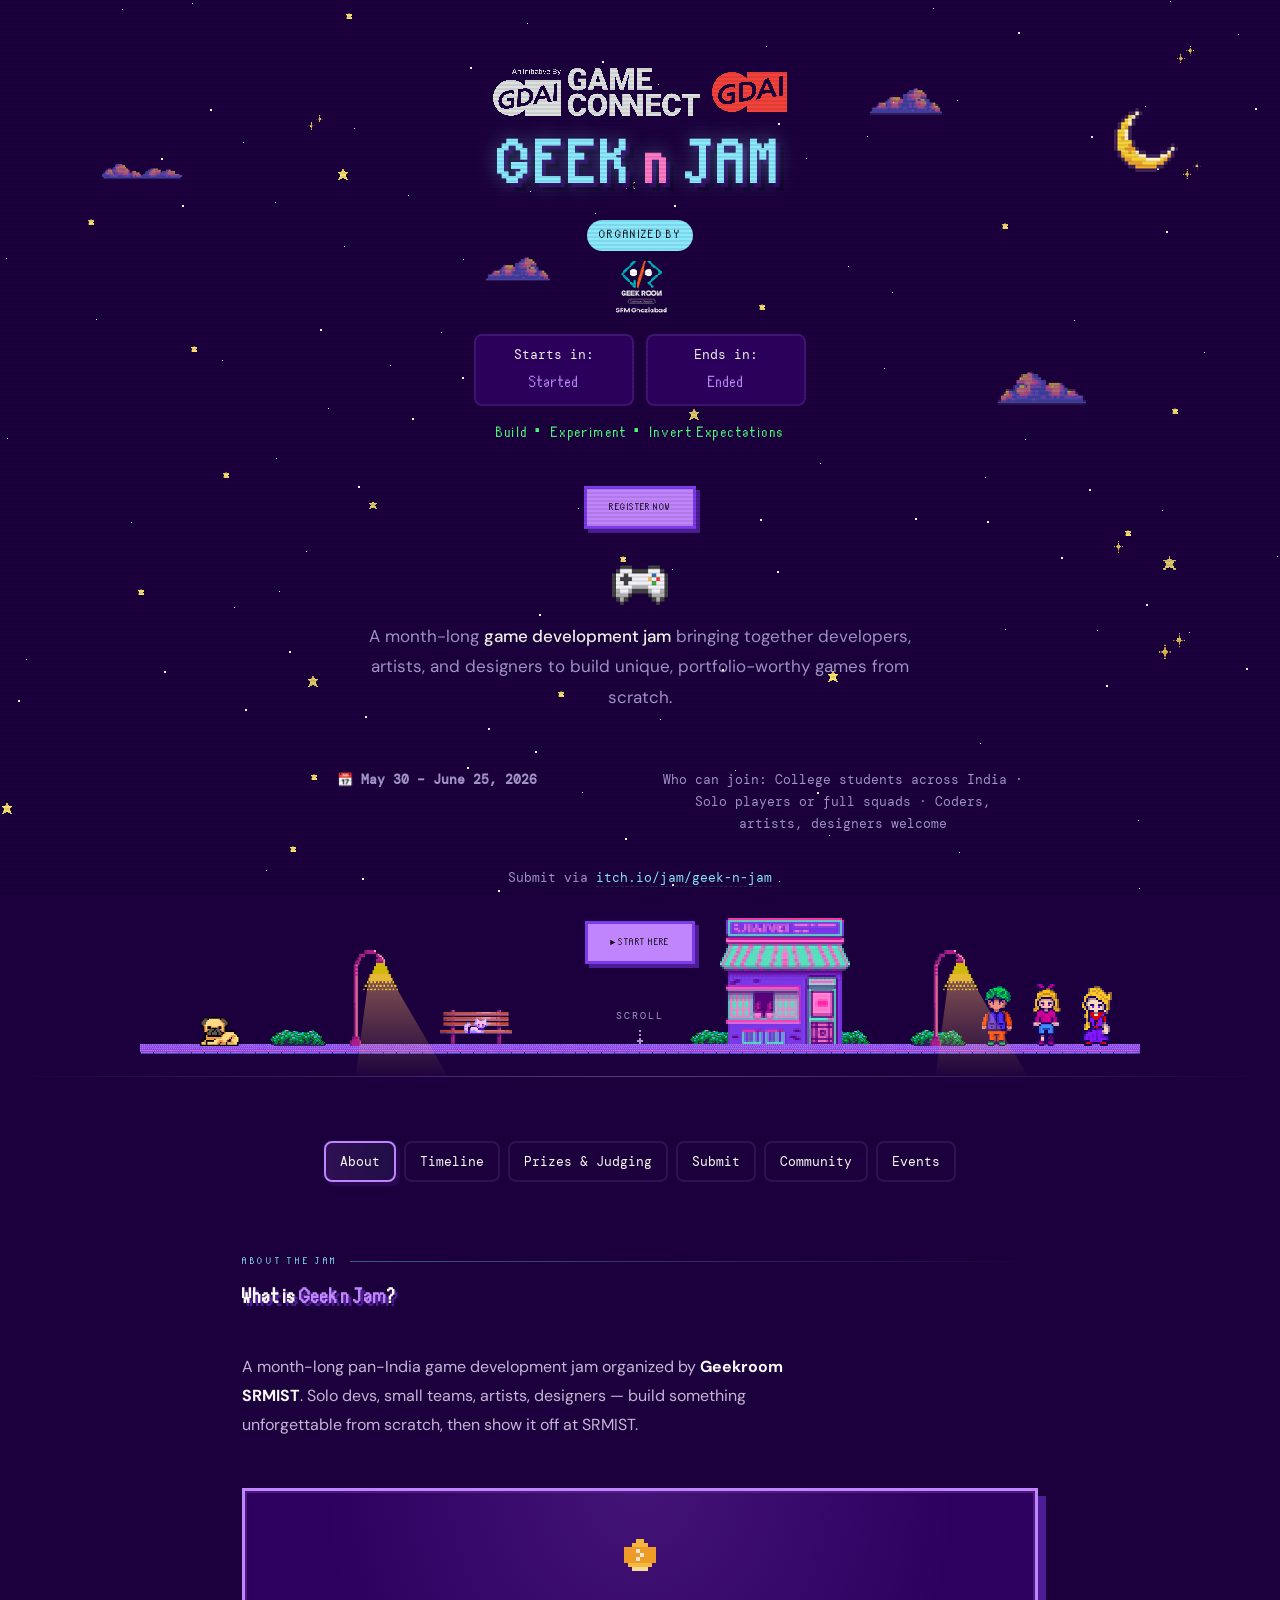
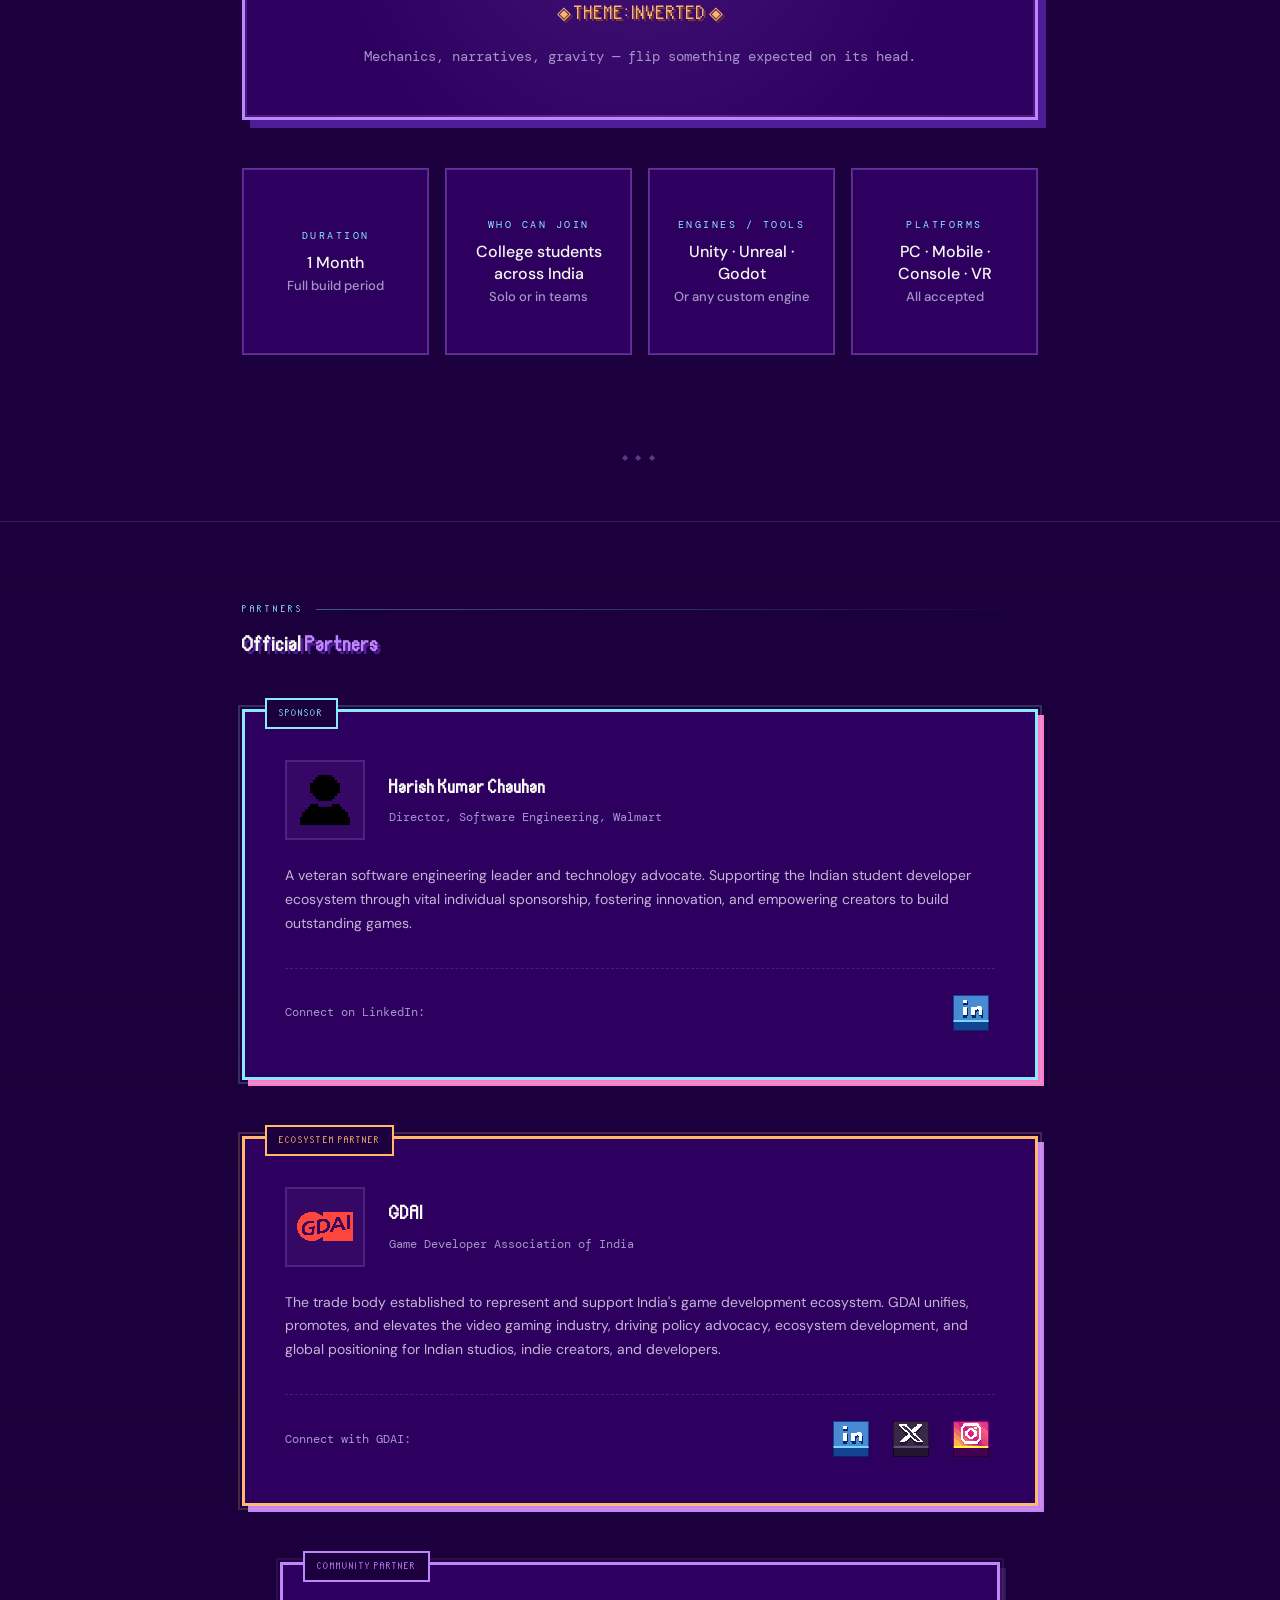
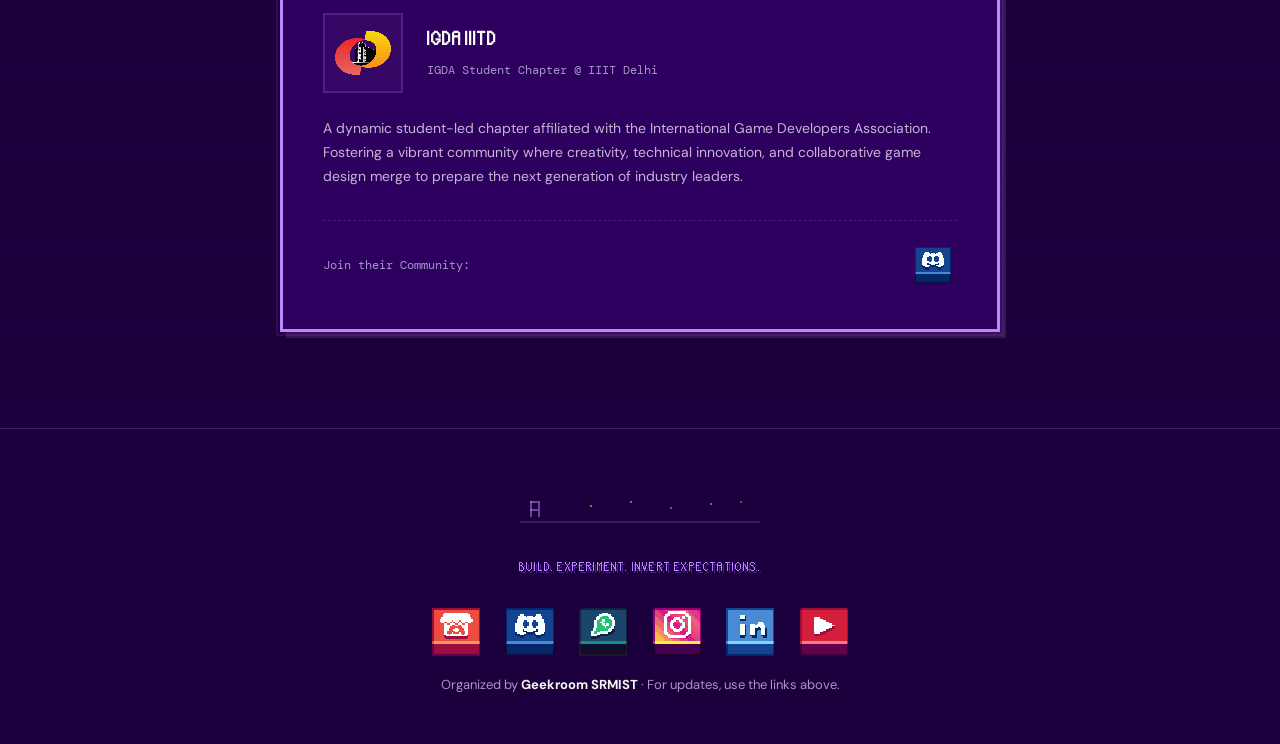
<file: index.html>
<!DOCTYPE html>
<html lang="en">

<head>
  <meta charset="UTF-8">
  <meta name="viewport" content="width=device-width, initial-scale=1.0">
  <title>Geek n Jam — Build. Experiment. Invert expectations.</title>
  
  <!-- Primary Meta Tags -->
  <meta name="title" content="Geek n Jam — Build. Experiment. Invert expectations.">
  <meta name="description" content="Join Geek n Jam 2026, the ultimate retro building adventure hosted by Geekroom SRMIST. Build solo or in squads, polish mechanics, and form games from scratch under the theme 'Inverted'. Over ₹1 Lakh+ prize pool, intern offers, and global positioning!">
  <meta name="keywords" content="game jam, indie dev, geek n jam, geekroom, srmist, game developer association of india, gdai, igda, game design, hackathon, game development, retro game jam, game connect">
  <meta name="author" content="Geekroom SRMIST">
  <link rel="canonical" href="https://geeknjam.geekroom-srmist.co.in/">

  <!-- Open Graph / Facebook / WhatsApp / Discord / LinkedIn -->
  <meta property="og:type" content="website">
  <meta property="og:url" content="https://geeknjam.geekroom-srmist.co.in/">
  <meta property="og:title" content="Geek n Jam — Build. Experiment. Invert expectations.">
  <meta property="og:description" content="Join Geek n Jam 2026, the ultimate retro building adventure hosted by Geekroom SRMIST. Build solo or in squads, polish mechanics, and form games from scratch under the theme 'Inverted'.">
  <meta property="og:image" content="https://geeknjam.geekroom-srmist.co.in/assets/preview.png">
  <meta property="og:image:width" content="1200">
  <meta property="og:image:height" content="630">
  <meta property="og:site_name" content="Geek n Jam">

  <!-- Twitter / X -->
  <meta property="twitter:card" content="summary_large_image">
  <meta property="twitter:url" content="https://geeknjam.geekroom-srmist.co.in/">
  <meta property="twitter:title" content="Geek n Jam — Build. Experiment. Invert expectations.">
  <meta property="twitter:description" content="Join Geek n Jam 2026, the ultimate retro building adventure hosted by Geekroom SRMIST. Build solo or in squads, polish mechanics, and form games from scratch under the theme 'Inverted'.">
  <meta property="twitter:image" content="https://geeknjam.geekroom-srmist.co.in/assets/preview.png">
  <link rel="preconnect" href="https://fonts.googleapis.com">
  <link
    href="https://fonts.googleapis.com/css2?family=Press+Start+2P&family=DM+Sans:wght@300;400;500;600&family=DM+Mono:wght@400;500&display=swap"
    rel="stylesheet">
  <link rel="stylesheet" href="https://cdnjs.cloudflare.com/ajax/libs/font-awesome/6.5.2/css/all.min.css">
  <link rel="stylesheet" href="style.css">
  <link rel="icon" type="image/svg+xml" href="assets/logo/gnj_favicon.svg">
</head>

<body>

  <!-- Star field -->
  <div class="stars" id="stars"></div>


  <!-- ── HERO ── -->
  <header class="hero">
    <!-- Floating clouds and moon in the background sky, matching the poster -->
    <img src="assets/moon.png" class="hero-sprite hero-moon" alt="Moon">
    <img src="assets/cloud_1.png" class="hero-sprite hero-cloud cloud-1" alt="Cloud 1">
    <img src="assets/cloud_2.png" class="hero-sprite hero-cloud cloud-2" alt="Cloud 2">
    <img src="assets/cloud_3.png" class="hero-sprite hero-cloud cloud-3" alt="Cloud 3">
    <img src="assets/cloud_4.png" class="hero-sprite hero-cloud cloud-4" alt="Cloud 4">

    <div class="wrap" style="position:relative;z-index:2">

      <div class="partner-logos" aria-hidden="false">
        <img src="assets/logo/game_connect.png" alt="Game Connect" class="logo-game-connect">
        <img src="assets/logo/gdai.png" alt="GDAI" class="logo-gdai">
      </div>
      <h1 class="hero-title">
        GEEK <span>n</span> JAM
      </h1>
      <div class="organizer-card" aria-hidden="false">
        <div class="organized-label">ORGANIZED BY</div>
        <a href="https://www.geekroom-srmist.co.in/" target="_blank" rel="noopener noreferrer" title="Geekroom website">
          <img src="assets/logo/geekroom.png" alt="Geekroom" class="logo-geekroom">
        </a>
      </div>
      <!-- Timers: countdown to start (May 30) and countdown to end (July 25) -->
      <div class="timers" aria-hidden="false" style="margin-top:0.6rem">
        <div class="timer" id="timer-to-start" aria-live="polite" role="status">Starts in: <span class="t-val">--</span>
        </div>
        <div class="timer" id="timer-to-end" aria-live="polite" role="status">Ends in: <span class="t-val">--</span>
        </div>
      </div>
      <p class="hero-sub">Build · Experiment · Invert Expectations</p>
      <a href="https://itch.io/jam/geek-n-jam" target="_blank" rel="noopener noreferrer" class="btn btn-primary hero-register">REGISTER NOW</a>
      <img src="assets/controller.png" alt="Game controller" class="hero-controller">

      <p class="hero-desc">
        A month-long <strong>game development jam</strong> bringing together developers, artists, and designers to build
        unique, portfolio-worthy games from scratch.
      </p>

      <div class="promo-details" aria-hidden="false">
        <div><strong>📅 May 30 – June 25, 2026</strong></div>
        <div>Who can join: College students across India · Solo players or full squads · Coders, artists, designers
          welcome</div>
        <div>Submit via <a href="https://itch.io/jam/geek-n-jam" target="_blank"
            rel="noopener">itch.io/jam/geek-n-jam</a></div>
      </div>

      <div class="hero-cta">
        <a href="#details" class="btn btn-primary">► START HERE</a>
      </div>
    </div>

    <!-- Dynamic animated retro pixel street scene matching the poster theme -->
    <div class="pixel-street-scene">
      <!-- Moving cars (relative to full-screen width so they drive edge-to-edge) -->
      <img src="assets/car_1.png" class="scene-car-1" alt="Sports Car Red">
      <img src="assets/car_2.png" class="scene-car-2" alt="Retro Car Blue">

      <div class="scene-viewport">
        <!-- Ground elements -->
        <img src="assets/dog.png" class="scene-sprite scene-dog" alt="Dog">
        <img src="assets/bush.png" class="scene-sprite scene-bush-1" alt="Bush 1">
        <div class="scene-lamp-wrap">
          <img src="assets/lamp.png" class="scene-lamp" alt="Street Lamp">
          <div class="lamp-light"></div>
        </div>
        <div class="scene-bench-wrap">
          <img src="assets/bench.png" class="scene-bench" alt="Bench">
          <img src="assets/cat.png" class="scene-cat" alt="Cat on Bench">
        </div>
        <!-- Shop with peeking bushes behind it -->
        <img src="assets/bush.png" class="scene-sprite scene-shop-bush-left" alt="Shop Bush Left">
        <img src="assets/bush.png" class="scene-sprite scene-shop-bush-right" alt="Shop Bush Right">
        <img src="assets/shop.png" class="scene-sprite scene-shop" alt="Retro Store">
        <img src="assets/bush.png" class="scene-sprite scene-bush-2" alt="Bush 2">

        <!-- Second street lamp (not flickering) beside humans -->
        <div class="scene-lamp-wrap scene-lamp-right">
          <img src="assets/lamp.png" class="scene-lamp" alt="Street Lamp">
          <div class="lamp-light no-flicker"></div>
        </div>

        <img src="assets/man.png" class="scene-sprite scene-man" alt="Dev Boy">
        <img src="assets/woman_1.png" class="scene-sprite scene-woman-1" alt="Artist Girl">
        <img src="assets/woman_2.png" class="scene-sprite scene-woman-2" alt="Designer Girl">

        <!-- Street pavement -->
        <div class="street-floor"></div>
      </div>
    </div>

    <div class="scroll-hint">
      <span>SCROLL</span>
      <svg width="10" height="14" viewBox="0 0 10 14" fill="none">
        <rect x="4" y="0" width="2" height="2" fill="currentColor" />
        <rect x="4" y="4" width="2" height="2" fill="currentColor" />
        <rect x="4" y="8" width="2" height="2" fill="currentColor" />
        <rect x="2" y="10" width="6" height="2" fill="currentColor" />
        <rect x="4" y="12" width="2" height="2" fill="currentColor" />
      </svg>
    </div>
  </header>

  <div class="divider"></div>

  <!-- Tabs container: wraps the main site sections into three tabbed panels -->
  <div class="tabs wrap" id="main-tabs">
    <nav class="tabs-nav" role="tablist" aria-label="Main sections">
      <button class="tab-btn" role="tab" aria-selected="true" data-target="tab-about">About</button>
      <button class="tab-btn" role="tab" aria-selected="false" data-target="tab-timeline">Timeline</button>
      <button class="tab-btn" role="tab" aria-selected="false" data-target="tab-judging">Prizes & Judging</button>
      <button class="tab-btn" role="tab" aria-selected="false" data-target="tab-submit">Submit</button>
      <button class="tab-btn" role="tab" aria-selected="false" data-target="tab-community">Community</button>
      <button class="tab-btn" role="tab" aria-selected="false" data-target="tab-events">Events</button>
    </nav>

    <div class="tabs-panels">
      <div id="tab-about" class="tab-panel">

        <!-- ── ABOUT + THEME ── -->
        <section id="details">
          <div class="wrap">
            <div class="section-label">ABOUT THE JAM</div>
            <h2 class="section-title">What is <span class="accent">Geek n Jam</span>?</h2>

            <p style="font-size:16px;color:#c4b5d4;max-width:600px;margin-bottom:3rem;line-height:1.8">
              A month-long pan-India game development jam organized by <strong style="color:var(--c-white)">Geekroom
                SRMIST</strong>. Solo devs, small teams, artists, designers — build something unforgettable from
              scratch, then show it off at SRMIST.
            </p>

            <div style="margin-bottom:3rem" class="fade-up">
              <div class="theme-card pixel-box">
                <div style="margin-bottom:0.75rem">
                  <svg width="32" height="32" viewBox="0 0 16 16" fill="none"
                    style="image-rendering:pixelated;margin-bottom:8px">
                    <rect x="6" y="0" width="4" height="2" fill="#fbbf24" />
                    <rect x="4" y="2" width="8" height="2" fill="#fbbf24" />
                    <rect x="0" y="4" width="16" height="8" fill="#f59e0b" />
                    <rect x="2" y="12" width="12" height="2" fill="#fbbf24" />
                    <rect x="4" y="14" width="8" height="2" fill="#fde68a" />
                    <rect x="6" y="5" width="2" height="2" fill="#fef3c7" />
                    <rect x="8" y="7" width="2" height="2" fill="#fef3c7" />
                    <rect x="6" y="9" width="2" height="2" fill="#fef3c7" />
                  </svg>
                </div>
                <p class="reveal-text">◈ THEME: INVERTED ◈</p>
                <p class="reveal-sub">Mechanics, narratives, gravity — flip something expected on its head.</p>
              </div>
            </div>

            <div class="info-grid fade-up">
              <div class="info-card">
                <div class="info-card-label">Duration</div>
                <div class="info-card-value">1 Month<br><span style="font-size:13px;color:var(--c-muted)">Full build
                    period</span></div>
              </div>
              <div class="info-card">
                <div class="info-card-label">Who can join</div>
                <div class="info-card-value">College students across India<br><span
                    style="font-size:13px;color:var(--c-muted)">Solo or in teams</span></div>
              </div>
              <div class="info-card">
                <div class="info-card-label">Engines / Tools</div>
                <div class="info-card-value">Unity · Unreal · Godot<br><span
                    style="font-size:13px;color:var(--c-muted)">Or any custom engine</span></div>
              </div>
              <div class="info-card">
                <div class="info-card-label">Platforms</div>
                <div class="info-card-value">PC · Mobile · Console · VR<br><span
                    style="font-size:13px;color:var(--c-muted)">All accepted</span></div>
              </div>
            </div>
          </div>
        </section>

        <div class="divider-pixel">◆ ◆ ◆</div>

        <!-- end of ABOUT panel -->
      </div>

      <div id="tab-timeline" class="tab-panel" hidden>

        <!-- ── TIMELINE ── -->
        <section style="padding: 3rem 0 4rem;">
          <div class="wrap">
            <div class="section-label">THE SCHEDULE</div>
            <h2 class="section-title">Geek n Jam 2026 — <span class="accent">Timeline</span></h2>
          </div>

          <!-- Horizontal alternating timeline wrapper -->
          <div class="tl-wrapper fade-up">
            <div class="tl-scroll">
              <div class="tl-track">
                <!-- Simple solid timeline bar -->
                <div class="tl-line"></div>

                <!-- May 23 (Odd - Card goes to Bottom) -->
                <div class="tl-item pos-bottom active">
                  <div class="tl-top-space"></div>

                  <div class="tl-node-container">
                    <div class="tl-node"></div>
                  </div>

                  <div class="tl-bottom-space">
                    <div class="tl-card">
                      <div class="tl-date">MAY 23</div>
                      <h3 class="tl-title">Theme Reveal & Kickoff</h3>
                      <p class="tl-desc">Introduction to the jam, rules, categories, roadmap, and official theme
                        announcement.</p>
                      <span class="tl-badge"><i class="fa-solid fa-clock-rotate-left"></i> ACTIVE PHASE</span>
                    </div>
                  </div>
                </div>

                <!-- May 30 — June 25 (Even - Card goes to Top) -->
                <div class="tl-item pos-top">
                  <div class="tl-top-space">
                    <div class="tl-card">
                      <div class="tl-date">MAY 30 — JUNE 25</div>
                      <h3 class="tl-title">Main Build Period</h3>
                      <p class="tl-desc">The core development phase of Geek n Jam. Build solo or in squads, polish
                        mechanics, and form games from scratch.</p>

                      <div class="tl-details-grid">
                        <div class="tl-details-section">
                          <div class="tl-section-title"><i class="fa-solid fa-gamepad"></i> Development roadmap:</div>
                          <ul class="tl-list">
                            <li><span class="bullet">▶</span><strong>Form teams</strong> or work solo</li>
                            <li><span class="bullet">▶</span><strong>Build your games</strong> from scratch</li>
                            <li><span class="bullet">▶</span>Attend online sessions and skill workshops</li>
                            <li><span class="bullet">▶</span>Interact with industry mentors & speakers</li>
                            <li><span class="bullet">▶</span>Submit playable builds on itch.io</li>
                          </ul>
                        </div>
                      </div>
                    </div>
                  </div>

                  <div class="tl-node-container">
                    <div class="tl-node"></div>
                  </div>

                  <div class="tl-bottom-space"></div>
                </div>

                <!-- June 25 (Odd - Card goes to Bottom) -->
                <div class="tl-item pos-bottom">
                  <div class="tl-top-space"></div>

                  <div class="tl-node-container">
                    <div class="tl-node"></div>
                  </div>

                  <div class="tl-bottom-space">
                    <div class="tl-card">
                      <div class="tl-date">JUNE 25</div>
                      <h3 class="tl-title">Submission Deadline</h3>
                      <p class="tl-desc">The final milestone. Submit your creation before the clock runs out.</p>

                      <div class="tl-details-grid">
                        <div class="tl-details-section">
                          <div class="tl-section-title"><i class="fa-solid fa-file-arrow-up"></i> Teams must submit:
                          </div>
                          <ul class="tl-list">
                            <li><span class="bullet">▶</span><strong>Playable game build</strong> (Web, PC, Mobile)</li>
                            <li><span class="bullet">▶</span><strong>Gameplay video</strong> (1–2 minutes showcasing
                              loop)</li>
                            <li><span class="bullet">▶</span><strong>Source repository</strong> (public Git link)</li>
                            <li><span class="bullet">▶</span><strong>Game description & controls</strong></li>
                            <li><span class="bullet">▶</span><strong>Asset credits</strong> (external declarations)</li>
                          </ul>
                        </div>
                      </div>
                    </div>
                  </div>
                </div>

                <!-- July 1 — July 31 (Even - Card goes to Top) -->
                <div class="tl-item pos-top">
                  <div class="tl-top-space">
                    <div class="tl-card">
                      <div class="tl-date">JULY 1 — JULY 31</div>
                      <h3 class="tl-title">Bonus Points & Judging</h3>
                      <p class="tl-desc">Expand your game, earn extra credit, and showcase real-world development steps
                        while judges evaluate.</p>

                      <div class="tl-details-grid">
                        <div class="tl-details-section">
                          <div class="tl-section-title"><i class="fa-solid fa-star"></i> Earn Bonus Points:</div>
                          <ul class="tl-list" style="margin-bottom:0.75rem">
                            <li><span class="bullet">▶</span>Publish trailers, devlogs, & postmortems</li>
                            <li><span class="bullet">▶</span>Port platforms, marketing, & polish UI</li>
                          </ul>
                          <div class="tl-section-title"><i class="fa-solid fa-gavel"></i> Judges evaluate:</div>
                          <ul class="tl-list">
                            <li><span class="bullet">▶</span>Gameplay, Theme, Art, Audio & Innovation</li>
                          </ul>
                        </div>
                      </div>
                    </div>
                  </div>

                  <div class="tl-node-container">
                    <div class="tl-node"></div>
                  </div>

                  <div class="tl-bottom-space"></div>
                </div>

                <!-- 2nd week of august (Odd - Card goes to Bottom) -->
                <div class="tl-item pos-bottom">
                  <div class="tl-top-space"></div>

                  <div class="tl-node-container">
                    <div class="tl-node"></div>
                  </div>

                  <div class="tl-bottom-space">
                    <div class="tl-card highlight-card">
                      <div class="tl-date">2ND WEEK OF AUGUST</div>
                      <h3 class="tl-title">Offline Showcase & Prizes</h3>
                      <p class="tl-desc">The grand finale! Invite-only showcase live at the **SRMIST NCR Campus** with
                        live demos & ceremonies.</p>

                      <div class="tl-details-grid">
                        <div class="tl-details-section">
                          <div class="tl-section-title"><i class="fa-solid fa-trophy"></i> Rewards & Prizes:</div>
                          <ul class="tl-list rewards-list">
                            <li><span class="bullet">🎁</span><strong>Cash prizes</strong> & trophies for top teams</li>
                            <li><span class="bullet">🎁</span><strong>IGDC 2026 tickets</strong> & Steam keys</li>
                            <li><span class="bullet">🎁</span><strong>Internship offers</strong> from leading Indian
                              studios</li>
                          </ul>
                        </div>
                      </div>
                    </div>
                  </div>
                </div>
              </div>
            </div>
          </div>
        </section>

        <div class="divider-pixel">◆ ◆ ◆</div>

      </div>

      <div id="tab-judging" class="tab-panel" hidden>

        <!-- ── PRIZES & JUDGING ── -->
        <section>
          <div class="wrap">
            <div class="section-label">PRIZE POOL</div>
            <h2 class="section-title">Rewards & <span class="accent">Prizes</span></h2>

            <div class="prizes-grid fade-up">
              <!-- 1st Place -->
              <div class="prize-card gold-card">
                <span class="prize-badge">🥇 1ST PLACE OVERALL</span>
                <div class="prize-title">Overall Winner</div>
                <ul class="prize-rewards">
                  <li><strong>₹3000</strong> Cash Prize</li>
                  <li>IGDC 2026 Tickets</li>
                  <li>Official Winner Trophy</li>
                  <li>Internship Opportunities</li>
                </ul>
              </div>

              <!-- 2nd Place -->
              <div class="prize-card silver-card">
                <span class="prize-badge">🥈 2ND PLACE OVERALL</span>
                <div class="prize-title">Runner Up</div>
                <ul class="prize-rewards">
                  <li><strong>₹2000</strong> Cash Prize</li>
                  <li>IGDC 2026 Tickets</li>
                  <li>Official Winner Trophy</li>
                  <li>Internship Opportunities</li>
                </ul>
              </div>

              <!-- 3rd Place -->
              <div class="prize-card bronze-card">
                <span class="prize-badge">🥉 3RD PLACE OVERALL</span>
                <div class="prize-title">Second Runner Up</div>
                <ul class="prize-rewards">
                  <li><strong>₹1000</strong> Cash Prize</li>
                  <li>IGDC 2026 Tickets</li>
                  <li>Official Winner Trophy</li>
                  <li>Internship Opportunities</li>
                </ul>
              </div>

              <!-- Category Winners -->
              <div class="prize-card category-card">
                <span class="prize-badge">🎮 CATEGORY WINNERS</span>
                <div class="prize-title">Category Awards</div>
                <ul class="prize-rewards">
                  <li>Steam Games</li>
                  <li>Official Category Trophies</li>
                  <li>Internship Opportunities</li>
                  <li>Sponsored rewards</li>
                </ul>
              </div>
            </div>

            <p
              style="font-family:var(--font-mono);font-size:12px;color:var(--c-muted);margin-bottom:5rem;text-align:center">
              * Internship opportunities are from leading Indian game studios. Additional rewards, collaborations, and
              sponsored prizes may be added during the jam.
            </p>

            <div class="section-label">JUDGING</div>
            <h2 class="section-title">Judging <span class="accent">Categories</span></h2>

            <div class="categories-grid fade-up">
              <!-- Best Use of Theme -->
              <div class="category-details-card">
                <span class="category-icon">🌀</span>
                <div class="category-name">Best Use of Theme</div>
                <div class="category-desc">Awarded to the team that interprets and integrates the theme “Inverted” in
                  the most creative, meaningful, or unexpected way.</div>
              </div>

              <!-- Best Gameplay Design -->
              <div class="category-details-card">
                <span class="category-icon">🎮</span>
                <div class="category-name">Best Gameplay Design</div>
                <div class="category-desc">Focused on how fun, polished, balanced, and engaging the core gameplay loop
                  is. Controls, level flow, and game feel.</div>
                <div class="category-highlights">
                  <span class="category-highlight-tag">Game Feel</span>
                  <span class="category-highlight-tag">Mechanics</span>
                  <span class="category-highlight-tag">Flow</span>
                </div>
              </div>

              <!-- Best Art Direction -->
              <div class="category-details-card">
                <span class="category-icon">🎨</span>
                <div class="category-name">Best Art Direction</div>
                <div class="category-desc">Focused on overall visual identity and artistic consistency — including UI,
                  environments, color language, and animation style.</div>
              </div>

              <!-- Best Narrative -->
              <div class="category-details-card">
                <span class="category-icon">📖</span>
                <div class="category-name">Best Narrative</div>
                <div class="category-desc">Awarded to the game with the strongest storytelling, worldbuilding, emotional
                  impact, character writing, or narrative structure.</div>
              </div>

              <!-- Best Music / Audio -->
              <div class="category-details-card">
                <span class="category-icon">🎵</span>
                <div class="category-name">Best Music & Audio</div>
                <div class="category-desc">Recognizes exceptional soundtracks, environmental ambience, sound effects,
                  voice work, and overall soundscapes.</div>
              </div>

              <!-- Best Technical Innovation -->
              <div class="category-details-card">
                <span class="category-icon">🚀</span>
                <div class="category-name">Best Technical Innovation</div>
                <div class="category-desc">Rewards unique technical implementation, procedural systems, advanced
                  shaders, clever rendering, or interesting engine-level work.</div>
                <div class="category-highlights">
                  <span class="category-highlight-tag">Procedural</span>
                  <span class="category-highlight-tag">Shaders</span>
                  <span class="category-highlight-tag">AI</span>
                </div>
              </div>

              <!-- Best Optimization -->
              <div class="category-details-card">
                <span class="category-icon">⚙️</span>
                <div class="category-name">Best Technical Optimization</div>
                <div class="category-desc">Demonstrates technical efficiency, performance stability, low resource usage,
                  clever compression, or low-end hardware compatibility.</div>
                <div class="category-highlights">
                  <span class="category-highlight-tag">Low-end</span>
                  <span class="category-highlight-tag">Efficiency</span>
                </div>
              </div>

              <!-- Best Rookie Game -->
              <div class="category-details-card">
                <span class="category-icon">🐣</span>
                <div class="category-name">Best Rookie Game</div>
                <div class="category-desc">For beginners or first-time game jam participants who show strong creative
                  spark, technical potential, and execution.</div>
              </div>

              <!-- Community Voted -->
              <div class="category-details-card">
                <span class="category-icon">👥</span>
                <div class="category-name">Community Voted</div>
                <div class="category-desc">Chosen directly by community voting and player feedback after playable game
                  builds are officially released on Itch.</div>
              </div>
            </div>
          </div>
        </section>

        <div class="divider-pixel">◆ ◆ ◆</div>

      </div>

      <div id="tab-submit" class="tab-panel" hidden>

        <!-- ── SUBMISSION ── -->
        <section>
          <div class="wrap">
            <div class="section-label">WHAT TO SUBMIT</div>
            <h2 class="section-title">Submission <span class="accent">Requirements</span></h2>
            <ul class="req-list fade-up">
              <li><span class="bullet">▶</span>Playable game build — your game must actually run</li>
              <li><span class="bullet">▶</span>Gameplay video (1–2 minutes) showing core mechanics</li>
              <li><span class="bullet">▶</span>Source code repository (public GitHub/GitLab)</li>
              <li><span class="bullet">▶</span>Game description & controls — short and clear</li>
              <li><span class="bullet">▶</span>Asset credits — list everything you didn't make yourself</li>
            </ul>
          </div>
        </section>

        </section>

        <div class="divider"></div>

        <!-- ── RULES ── -->
        <section>
          <div class="wrap">
            <div class="section-label">THE RULES</div>
            <h2 class="section-title">What's <span class="accent">Allowed</span></h2>
            <div class="rules-grid fade-up">
              <div class="rule-pill no"><span class="rule-pill-icon">✕</span>No AI-generated assets</div>
              <div class="rule-pill no"><span class="rule-pill-icon">✕</span>No plagiarism</div>
              <div class="rule-pill yes"><span class="rule-pill-icon">✓</span>Paid assets (must declare)</div>
              <div class="rule-pill no"><span class="rule-pill-icon">✕</span>No pre-built games</div>
              <div class="rule-pill yes"><span class="rule-pill-icon">✓</span>All engines welcome</div>
              <div class="rule-pill yes"><span class="rule-pill-icon">✓</span>Solo or team play</div>
            </div>
            <p style="margin-top:1.25rem;font-size:13px;color:var(--c-muted);font-family:var(--font-mono)">
              ⚠ Game must be built entirely during the jam period. Previously built games will not be considered.
            </p>
            <div style="margin-top:1.5rem;text-align:center">
              <a href="https://docs.google.com/document/d/1cCndAC63BEivQ8rDh2nVdGDb1orjNsufDddfOqzunu8/edit?usp=sharing"
                target="_blank" rel="noopener noreferrer" class="btn btn-outline">OPEN RULEBOOK</a>
            </div>
          </div>
        </section>

        <div class="divider-pixel">◆ ◆ ◆</div>

      </div>

      <div id="tab-community" class="tab-panel" hidden>

        <!-- ── WHAT MAKES IT SPECIAL ── -->
        <section>
          <div class="wrap">
            <div class="section-label">WHY JOIN</div>
            <h2 class="section-title">What Makes This <span class="accent">Special</span></h2>
            <div class="special-grid fade-up">
              <div class="special-card">
                <div class="special-card-num">01</div>
                <div class="special-card-title">Live Sessions</div>
                <div class="special-card-desc">Talks and sessions with actual game industry professionals during the
                  jam.</div>
              </div>
              <div class="special-card">
                <div class="special-card-num">02</div>
                <div class="special-card-title">Real Exposure</div>
                <div class="special-card-desc">Real-world game dev experience — not a toy project, a portfolio piece.
                </div>
              </div>
              <div class="special-card">
                <div class="special-card-num">03</div>
                <div class="special-card-title">Offline Showcase</div>
                <div class="special-card-desc">Top entries get showcased live at SRMIST in front of peers and judges.
                </div>
              </div>
            </div>
          </div>
        </section>

        </section>

        <div class="divider-pixel">◆ ◆ ◆</div>

        <!-- ── SHOWCASE ── -->
        <section>
          <div class="wrap">
            <div class="showcase-banner fade-up">
              <div>
                <h3>FINAL SHOWCASE @ SRMIST</h3>
                <p>Present your game live. Showcase your work in front of peers and judges. Get recognized for your
                  creativity and execution.</p>
              </div>
              <div style="flex-shrink:0">
                <svg width="80" height="80" viewBox="0 0 24 24" fill="none" style="image-rendering:pixelated">
                  <rect x="6" y="8" width="12" height="10" fill="none" stroke="#c084fc" stroke-width="1.5" />
                  <rect x="8" y="18" width="8" height="2" fill="#c084fc" />
                  <rect x="6" y="20" width="12" height="1" fill="#c084fc" />
                  <circle cx="12" cy="13" r="2" stroke="#67e8f9" stroke-width="1.5" />
                  <rect x="3" y="8" width="3" height="5" rx="0" fill="none" stroke="#a78bfa" stroke-width="1.5" />
                  <rect x="18" y="8" width="3" height="5" rx="0" fill="none" stroke="#a78bfa" stroke-width="1.5" />
                </svg>
              </div>
            </div>
          </div>
        </section>

        </section>

        <div class="divider"></div>

        <!-- ── DISCORD ── -->
        <section>
          <div class="wrap fade-up">
            <div class="discord-block">
              <div>
                <div class="label">⌘ COMMUNITY</div>
                <p>Join the Discord for updates, team finding, and announcements.</p>
              </div>
              <a href="https://discord.gg/c8ZzEN5f9u" target="_blank" class="btn btn-outline"
                style="border-color:#7289da;color:#7289da;box-shadow:4px 4px 0 rgba(114,137,218,0.3)">
                ⌘ JOIN SERVER
              </a>
            </div>
          </div>
        </section>
        </section>

        <!-- end of community panel -->
      </div>

      <div id="tab-events" class="tab-panel" hidden>
        <section>
          <div class="wrap">
            <div class="section-label">EVENTS</div>
            <h2 class="section-title">Weekly <span class="accent">Speakers</span></h2>
            <p style="color:var(--c-muted);margin-bottom:1rem">Eight weekly sessions starting from <strong>May 30,
                2026</strong>. Speakers will be announced — currently marked as coming soon.</p>

            <div class="weeks-grid fade-up">
              <div class="week-card">
                <div class="week-num">WEEK 1</div>
                <div class="week-dates">May 30 – Jun 5</div>
                <div class="week-speaker">Speaker: Coming soon</div>
              </div>
              <div class="week-card">
                <div class="week-num">WEEK 2</div>
                <div class="week-dates">Jun 6 – Jun 12</div>
                <div class="week-speaker">Speaker: Coming soon</div>
              </div>
              <div class="week-card">
                <div class="week-num">WEEK 3</div>
                <div class="week-dates">Jun 13 – Jun 19</div>
                <div class="week-speaker">Speaker: Coming soon</div>
              </div>
              <div class="week-card">
                <div class="week-num">WEEK 4</div>
                <div class="week-dates">Jun 20 – Jun 26</div>
                <div class="week-speaker speaker-meta">
                  <div class="speaker-row">
                    <span>Speaker:</span>
                    <a class="speaker-name" href="https://www.linkedin.com/in/ritik-mishra-0ba500188/" target="_blank"
                      rel="noopener noreferrer">Ritik Mishra</a>
                    <a class="speaker-linkedin" href="https://www.linkedin.com/in/ritik-mishra-0ba500188/"
                      target="_blank" rel="noopener noreferrer" aria-label="Ritik Mishra on LinkedIn">
                      <i class="fa-brands fa-linkedin-in" aria-hidden="true"></i>
                    </a>
                  </div>
                  <a class="speaker-org" href="https://www.underdogsthestudio.com/" target="_blank"
                    rel="noopener noreferrer">underDOGS studios</a>
                </div>
              </div>
              <div class="week-card">
                <div class="week-num">WEEK 5</div>
                <div class="week-dates">Jun 27 – Jul 3</div>
                <div class="week-speaker">Speaker: Coming soon</div>
              </div>
              <div class="week-card">
                <div class="week-num">WEEK 6</div>
                <div class="week-dates">Jul 4 – Jul 10</div>
                <div class="week-speaker">Speaker: Coming soon</div>
              </div>
              <div class="week-card">
                <div class="week-num">WEEK 7</div>
                <div class="week-dates">Jul 11 – Jul 17</div>
                <div class="week-speaker">Speaker: Coming soon</div>
              </div>
              <div class="week-card">
                <div class="week-num">WEEK 8</div>
                <div class="week-dates">Jul 18 – Jul 24</div>
                <div class="week-speaker">Speaker: Coming soon</div>
              </div>
            </div>

            <div class="final-week fade-up">
              <div class="week-card" style="min-width:320px;">
                <div class="week-num">FINAL WEEK</div>
                <div class="week-dates">Jul 25 – Jul 31</div>
                <div class="week-speaker">Final round: DISC</div>
              </div>
            </div>
          </div>
        </section>
      </div>
    </div>
  </div>

  <!-- ── PARTNERS ── -->
  <section id="partners" class="partners-section">
    <div class="wrap">
      <div class="section-label">PARTNERS</div>
      <h2 class="section-title">Official <span class="accent">Partners</span></h2>

      <div class="partners-container fade-up">
        <!-- Sponsor: Harish Kumar Chauhan (Top Tier) -->
        <div class="partner-tier sponsor-tier">
          <div class="partner-card sponsor-partner">
            <span class="partner-role-badge sponsor">SPONSOR</span>

            <div class="partner-card-header">
              <div class="partner-logo-container">
                <img src="assets/logo/person.png" alt="Harish Kumar Chauhan Logo" class="partner-logo">
              </div>
              <div class="partner-header-text">
                <h3 class="partner-name">Harish Kumar Chauhan</h3>
                <p class="partner-subtitle">Director, Software Engineering, Walmart</p>
              </div>
            </div>

            <p class="partner-description">
              A veteran software engineering leader and technology advocate. Supporting the Indian student developer
              ecosystem through vital individual sponsorship, fostering innovation, and empowering creators to build
              outstanding games.
            </p>

            <div class="partner-social-section">
              <span class="social-label-text">Connect on LinkedIn:</span>
              <div class="partner-social-links">
                <a class="social-link social-link-icon linkedin"
                  href="https://www.linkedin.com/in/harish-kumar-chauhan-99510a32" target="_blank" rel="noopener"
                  aria-label="Harish Kumar Chauhan LinkedIn">
                  <img src="assets/social/linkedin.png" alt="" class="social-icon social-icon-normal">
                  <img src="assets/social/pressed/linkedin.png" alt="" class="social-icon social-icon-pressed">
                  <span class="sr-only">LinkedIn Profile</span>
                </a>
              </div>
            </div>
          </div>
        </div>

        <!-- Ecosystem Partner: GDAI (Primary Tier) -->
        <div class="partner-tier primary-tier">
          <div class="partner-card ecosystem-partner">
            <span class="partner-role-badge ecosystem">ECOSYSTEM PARTNER</span>

            <div class="partner-card-header">
              <div class="partner-logo-container">
                <img src="assets/logo/gdai.png" alt="GDAI Logo" class="partner-logo">
              </div>
              <div class="partner-header-text">
                <h3 class="partner-name">GDAI</h3>
                <p class="partner-subtitle">Game Developer Association of India</p>
              </div>
            </div>

            <p class="partner-description">
              The trade body established to represent and support India's game development ecosystem. GDAI unifies,
              promotes, and elevates the video gaming industry, driving policy advocacy, ecosystem development, and
              global positioning for Indian studios, indie creators, and developers.
            </p>

            <div class="partner-social-section">
              <span class="social-label-text">Connect with GDAI:</span>
              <div class="partner-social-links">
                <a class="social-link social-link-icon linkedin"
                  href="https://www.linkedin.com/company/game-developer-association-of-india-gdai/" target="_blank"
                  rel="noopener" aria-label="GDAI LinkedIn">
                  <img src="assets/social/linkedin.png" alt="" class="social-icon social-icon-normal">
                  <img src="assets/social/pressed/linkedin.png" alt="" class="social-icon social-icon-pressed">
                  <span class="sr-only">GDAI LinkedIn</span>
                </a>
                <a class="social-link social-link-icon x" href="https://x.com/GDAI_in" target="_blank" rel="noopener"
                  aria-label="GDAI X">
                  <img src="assets/social/x.png" alt="" class="social-icon social-icon-normal">
                  <img src="assets/social/pressed/x.png" alt="" class="social-icon social-icon-pressed">
                  <span class="sr-only">GDAI X</span>
                </a>
                <a class="social-link social-link-icon insta" href="https://www.instagram.com/gdaindia/" target="_blank"
                  rel="noopener" aria-label="GDAI Instagram">
                  <img src="assets/social/instagram.png" alt="" class="social-icon social-icon-normal">
                  <img src="assets/social/pressed/instagram.png" alt="" class="social-icon social-icon-pressed">
                  <span class="sr-only">GDAI Instagram</span>
                </a>
              </div>
            </div>
          </div>
        </div>

        <!-- Community Partner: IGDA-IIITD (Secondary Tier) -->
        <div class="partner-tier secondary-tier">
          <div class="partner-card community-partner">
            <span class="partner-role-badge community">COMMUNITY PARTNER</span>

            <div class="partner-card-header">
              <div class="partner-logo-container">
                <img src="assets/logo/igda.png" alt="IGDA-IIITD Logo" class="partner-logo">
              </div>
              <div class="partner-header-text">
                <h3 class="partner-name">IGDA IIITD</h3>
                <p class="partner-subtitle">IGDA Student Chapter @ IIIT Delhi</p>
              </div>
            </div>

            <p class="partner-description">
              A dynamic student-led chapter affiliated with the International Game Developers Association. Fostering a
              vibrant community where creativity, technical innovation, and collaborative game design merge to prepare
              the next generation of industry leaders.
            </p>

            <div class="partner-social-section">
              <span class="social-label-text">Join their Community:</span>
              <div class="partner-social-links">
                <a class="social-link social-link-icon discord" href="https://discord.com/invite/rMPjCDKXF5"
                  target="_blank" rel="noopener" aria-label="IGDA IIITD Discord">
                  <img src="assets/social/discord.png" alt="" class="social-icon social-icon-normal">
                  <img src="assets/social/pressed/discord.png" alt="" class="social-icon social-icon-pressed">
                  <span class="sr-only">IGDA IIITD Discord</span>
                </a>
              </div>
            </div>
          </div>
        </div>
      </div>
    </div>
  </section>

  <!-- ── FOOTER ── -->
  <footer>
    <div class="wrap">
      <div class="pixel-scene" style="margin-bottom:1.5rem">
        <svg width="240" height="32" viewBox="0 0 240 32" fill="none" style="image-rendering:pixelated">
          <rect x="0" y="28" width="240" height="2" fill="rgba(192,132,252,0.2)" />
          <!-- Pixel text: GEEK N JAM -->
          <rect x="10" y="8" width="2" height="16" fill="rgba(192,132,252,0.5)" />
          <rect x="10" y="8" width="8" height="2" fill="rgba(192,132,252,0.5)" />
          <rect x="10" y="16" width="8" height="2" fill="rgba(192,132,252,0.5)" />
          <rect x="18" y="8" width="2" height="16" fill="rgba(192,132,252,0.5)" />
          <!-- decorative stars -->
          <rect x="70" y="12" width="2" height="2" fill="#fbbf24" opacity="0.6" />
          <rect x="110" y="8" width="2" height="2" fill="#c084fc" opacity="0.7" />
          <rect x="150" y="14" width="2" height="2" fill="#67e8f9" opacity="0.5" />
          <rect x="190" y="10" width="2" height="2" fill="#f472b6" opacity="0.6" />
          <rect x="220" y="8" width="2" height="2" fill="#fbbf24" opacity="0.4" />
        </svg>
      </div>
      <p class="tagline">BUILD. EXPERIMENT. INVERT EXPECTATIONS.</p>
      <div class="social-links" aria-label="Geek n Jam social links">
        <a class="social-link social-link-icon itch" href="https://itch.io/jam/geek-n-jam" target="_blank"
          rel="noopener" aria-label="itch.io Register">
          <img src="assets/social/itch.png" alt="" class="social-icon social-icon-normal">
          <img src="assets/social/pressed/itch.png" alt="" class="social-icon social-icon-pressed">
          <span class="sr-only">itch.io - Register</span>
        </a>
        <a class="social-link social-link-icon discord" href="https://discord.gg/c8ZzEN5f9u" target="_blank"
          rel="noopener" aria-label="Discord">
          <img src="assets/social/discord.png" alt="" class="social-icon social-icon-normal">
          <img src="assets/social/pressed/discord.png" alt="" class="social-icon social-icon-pressed">
          <span class="sr-only">Discord</span>
        </a>
        <a class="social-link social-link-icon whatsapp" href="https://chat.whatsapp.com/G2aQ3w3JUpC5bc1FgWrqof"
          target="_blank" rel="noopener" aria-label="WhatsApp">
          <img src="assets/social/whatsapp.png" alt="" class="social-icon social-icon-normal">
          <img src="assets/social/pressed/whatsapp.png" alt="" class="social-icon social-icon-pressed">
          <span class="sr-only">WhatsApp</span>
        </a>
        <a class="social-link social-link-icon insta" href="https://www.instagram.com/geekroom_srmist_ghz/"
          target="_blank" rel="noopener" aria-label="Instagram">
          <img src="assets/social/instagram.png" alt="" class="social-icon social-icon-normal">
          <img src="assets/social/pressed/instagram.png" alt="" class="social-icon social-icon-pressed">
          <span class="sr-only">Instagram</span>
        </a>
        <a class="social-link social-link-icon linkedin" href="https://www.linkedin.com/company/geek-room-srmist"
          target="_blank" rel="noopener" aria-label="LinkedIn">
          <img src="assets/social/linkedin.png" alt="" class="social-icon social-icon-normal">
          <img src="assets/social/pressed/linkedin.png" alt="" class="social-icon social-icon-pressed">
          <span class="sr-only">LinkedIn</span>
        </a>
        <a class="social-link social-link-icon youtube" href="https://www.youtube.com/@GeekroomSRMIST" target="_blank"
          rel="noopener" aria-label="YouTube">
          <img src="assets/social/youtube.png" alt="" class="social-icon social-icon-normal">
          <img src="assets/social/pressed/youtube.png" alt="" class="social-icon social-icon-pressed">
          <span class="sr-only">YouTube</span>
        </a>
      </div>
      <p class="sub">Organized by <strong style="color:var(--c-white)">Geekroom SRMIST</strong> · For updates, use the
        links above.</p>
    </div>
  </footer>

  <script src="script.js" defer></script>
</body>

</html>
</file>
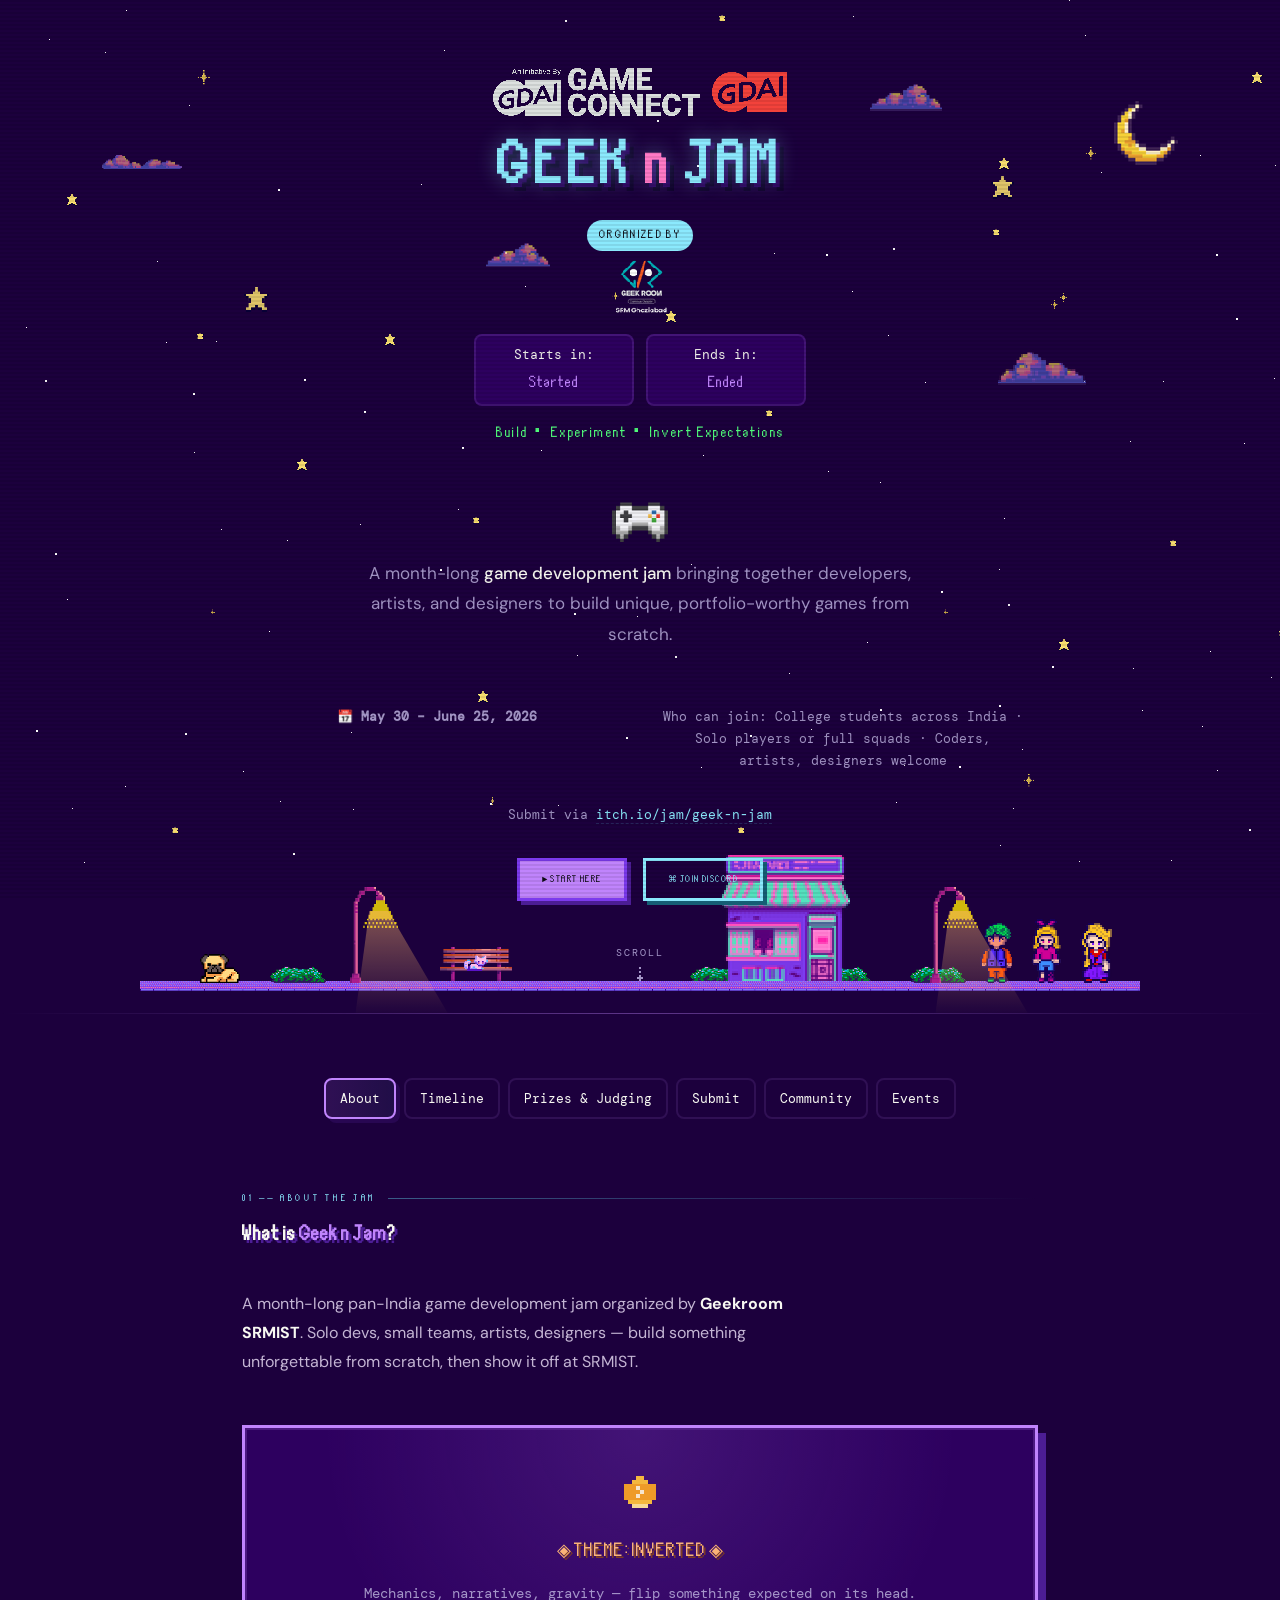
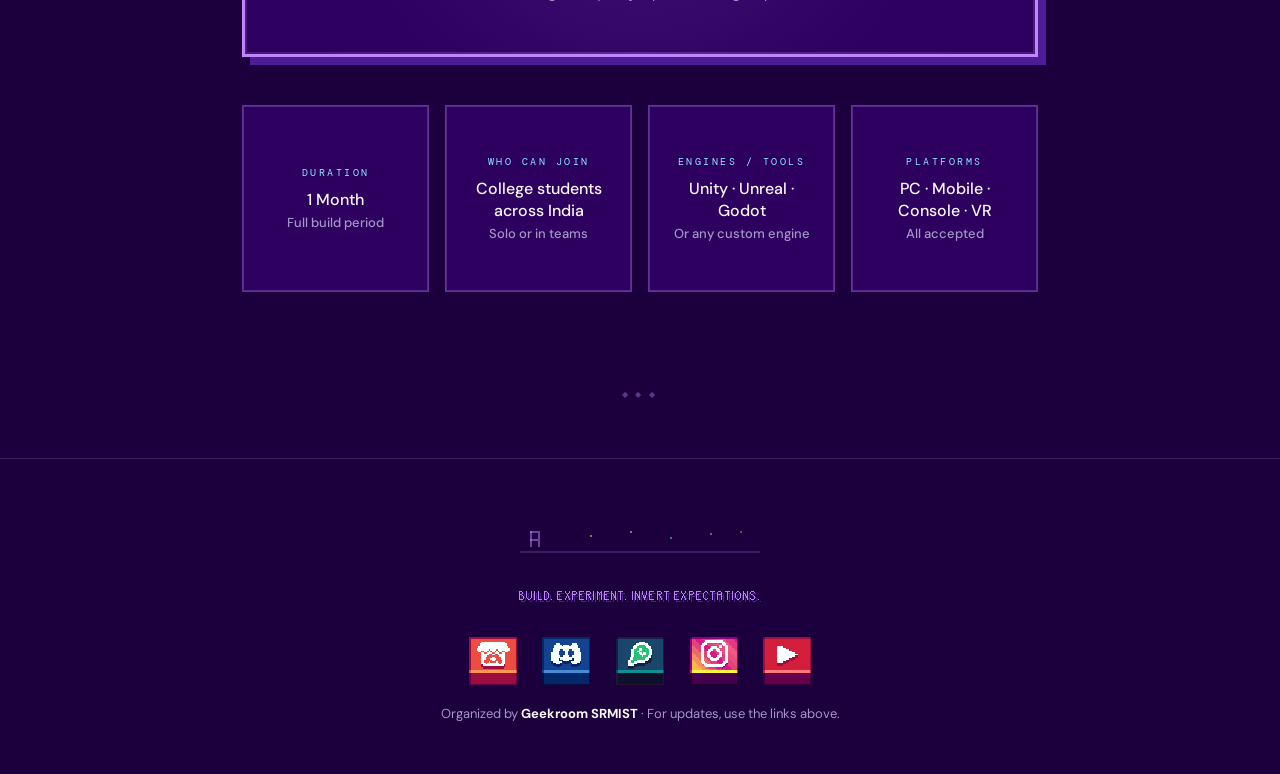
<file: WEBISTE.html>
<!DOCTYPE html>
<html lang="en">

<head>
  <meta charset="UTF-8">
  <meta name="viewport" content="width=device-width, initial-scale=1.0">
  <title>Geek n Jam — Build. Experiment. Invert expectations.</title>
  <link rel="preconnect" href="https://fonts.googleapis.com">
  <link
    href="https://fonts.googleapis.com/css2?family=Press+Start+2P&family=DM+Sans:wght@300;400;500;600&family=DM+Mono:wght@400;500&display=swap"
    rel="stylesheet">
  <link rel="stylesheet" href="https://cdnjs.cloudflare.com/ajax/libs/font-awesome/6.5.2/css/all.min.css">
  <link rel="stylesheet" href="style.css">
</head>

<body>

  <!-- Star field -->
  <div class="stars" id="stars"></div>


  <!-- ── HERO ── -->
  <header class="hero">
    <!-- Floating clouds and moon in the background sky, matching the poster -->
    <img src="assets/moon.png" class="hero-sprite hero-moon" alt="Moon">
    <img src="assets/cloud_1.png" class="hero-sprite hero-cloud cloud-1" alt="Cloud 1">
    <img src="assets/cloud_2.png" class="hero-sprite hero-cloud cloud-2" alt="Cloud 2">
    <img src="assets/cloud_3.png" class="hero-sprite hero-cloud cloud-3" alt="Cloud 3">
    <img src="assets/cloud_4.png" class="hero-sprite hero-cloud cloud-4" alt="Cloud 4">

    <div class="wrap" style="position:relative;z-index:2">

      <div class="partner-logos" aria-hidden="false">
        <img src="assets/logo/game_connect.png" alt="Game Connect" class="logo-game-connect">
        <img src="assets/logo/gdai.png" alt="GDAI" class="logo-gdai">
      </div>
      <h1 class="hero-title">
        GEEK <span>n</span> JAM
      </h1>
      <div class="organizer-card" aria-hidden="false">
        <div class="organized-label">ORGANIZED BY</div>
        <a href="https://www.geekroom-srmist.co.in/" target="_blank" rel="noopener noreferrer" title="Geekroom website">
          <img src="assets/logo/geekroom.png" alt="Geekroom" class="logo-geekroom">
        </a>
      </div>
      <!-- Timers: countdown to start (May 30) and countdown to end (July 25) -->
      <div class="timers" aria-hidden="false" style="margin-top:0.6rem">
        <div class="timer" id="timer-to-start" aria-live="polite" role="status">Starts in: <span class="t-val">--</span>
        </div>
        <div class="timer" id="timer-to-end" aria-live="polite" role="status">Ends in: <span class="t-val">--</span>
        </div>
      </div>
      <p class="hero-sub">Build · Experiment · Invert Expectations</p>
      <img src="assets/controller.png" alt="Game controller" class="hero-controller">

      <p class="hero-desc">
        A month-long <strong>game development jam</strong> bringing together developers, artists, and designers to build
        unique, portfolio-worthy games from scratch.
      </p>

      <div class="promo-details" aria-hidden="false">
        <div><strong>📅 May 30 – June 25, 2026</strong></div>
        <div>Who can join: College students across India · Solo players or full squads · Coders, artists, designers
          welcome</div>
        <div>Submit via <a href="https://itch.io/jam/geek-n-jam" target="_blank"
            rel="noopener">itch.io/jam/geek-n-jam</a></div>
      </div>

      <div class="hero-cta">
        <a href="#details" class="btn btn-primary">► START HERE</a>
        <a href="https://discord.gg/c8ZzEN5f9u" target="_blank" class="btn btn-outline">⌘ JOIN DISCORD</a>
      </div>
    </div>

    <!-- Dynamic animated retro pixel street scene matching the poster theme -->
    <div class="pixel-street-scene">
      <!-- Moving cars (relative to full-screen width so they drive edge-to-edge) -->
      <img src="assets/car_1.png" class="scene-car-1" alt="Sports Car Red">
      <img src="assets/car_2.png" class="scene-car-2" alt="Retro Car Blue">

      <div class="scene-viewport">
        <!-- Ground elements -->
        <img src="assets/dog.png" class="scene-sprite scene-dog" alt="Dog">
        <img src="assets/bush.png" class="scene-sprite scene-bush-1" alt="Bush 1">
        <div class="scene-lamp-wrap">
          <img src="assets/lamp.png" class="scene-lamp" alt="Street Lamp">
          <div class="lamp-light"></div>
        </div>
        <div class="scene-bench-wrap">
          <img src="assets/bench.png" class="scene-bench" alt="Bench">
          <img src="assets/cat.png" class="scene-cat" alt="Cat on Bench">
        </div>
        <!-- Shop with peeking bushes behind it -->
        <img src="assets/bush.png" class="scene-sprite scene-shop-bush-left" alt="Shop Bush Left">
        <img src="assets/bush.png" class="scene-sprite scene-shop-bush-right" alt="Shop Bush Right">
        <img src="assets/shop.png" class="scene-sprite scene-shop" alt="Retro Store">
        <img src="assets/bush.png" class="scene-sprite scene-bush-2" alt="Bush 2">

        <!-- Second street lamp (not flickering) beside humans -->
        <div class="scene-lamp-wrap scene-lamp-right">
          <img src="assets/lamp.png" class="scene-lamp" alt="Street Lamp">
          <div class="lamp-light no-flicker"></div>
        </div>

        <img src="assets/man.png" class="scene-sprite scene-man" alt="Dev Boy">
        <img src="assets/woman_1.png" class="scene-sprite scene-woman-1" alt="Artist Girl">
        <img src="assets/woman_2.png" class="scene-sprite scene-woman-2" alt="Designer Girl">

        <!-- Street pavement -->
        <div class="street-floor"></div>
      </div>
    </div>

    <div class="scroll-hint">
      <span>SCROLL</span>
      <svg width="10" height="14" viewBox="0 0 10 14" fill="none">
        <rect x="4" y="0" width="2" height="2" fill="currentColor" />
        <rect x="4" y="4" width="2" height="2" fill="currentColor" />
        <rect x="4" y="8" width="2" height="2" fill="currentColor" />
        <rect x="2" y="10" width="6" height="2" fill="currentColor" />
        <rect x="4" y="12" width="2" height="2" fill="currentColor" />
      </svg>
    </div>
  </header>

  <div class="divider"></div>

  <!-- Tabs container: wraps the main site sections into three tabbed panels -->
  <div class="tabs wrap" id="main-tabs">
    <nav class="tabs-nav" role="tablist" aria-label="Main sections">
      <button class="tab-btn" role="tab" aria-selected="true" data-target="tab-about">About</button>
      <button class="tab-btn" role="tab" aria-selected="false" data-target="tab-timeline">Timeline</button>
      <button class="tab-btn" role="tab" aria-selected="false" data-target="tab-judging">Prizes & Judging</button>
      <button class="tab-btn" role="tab" aria-selected="false" data-target="tab-submit">Submit</button>
      <button class="tab-btn" role="tab" aria-selected="false" data-target="tab-community">Community</button>
      <button class="tab-btn" role="tab" aria-selected="false" data-target="tab-events">Events</button>
    </nav>

    <div class="tabs-panels">
      <div id="tab-about" class="tab-panel">

        <!-- ── ABOUT + THEME ── -->
        <section id="details">
          <div class="wrap">
            <div class="section-label">01 ── ABOUT THE JAM</div>
            <h2 class="section-title">What is <span class="accent">Geek n Jam</span>?</h2>

            <p style="font-size:16px;color:#c4b5d4;max-width:600px;margin-bottom:3rem;line-height:1.8">
              A month-long pan-India game development jam organized by <strong style="color:var(--c-white)">Geekroom
                SRMIST</strong>. Solo devs, small teams, artists, designers — build something unforgettable from
              scratch, then show it off at SRMIST.
            </p>

            <div style="margin-bottom:3rem" class="fade-up">
              <div class="theme-card pixel-box">
                <div style="margin-bottom:0.75rem">
                  <svg width="32" height="32" viewBox="0 0 16 16" fill="none"
                    style="image-rendering:pixelated;margin-bottom:8px">
                    <rect x="6" y="0" width="4" height="2" fill="#fbbf24" />
                    <rect x="4" y="2" width="8" height="2" fill="#fbbf24" />
                    <rect x="0" y="4" width="16" height="8" fill="#f59e0b" />
                    <rect x="2" y="12" width="12" height="2" fill="#fbbf24" />
                    <rect x="4" y="14" width="8" height="2" fill="#fde68a" />
                    <rect x="6" y="5" width="2" height="2" fill="#fef3c7" />
                    <rect x="8" y="7" width="2" height="2" fill="#fef3c7" />
                    <rect x="6" y="9" width="2" height="2" fill="#fef3c7" />
                  </svg>
                </div>
                <p class="reveal-text">◈ THEME: INVERTED ◈</p>
                <p class="reveal-sub">Mechanics, narratives, gravity — flip something expected on its head.</p>
              </div>
            </div>

            <div class="info-grid fade-up">
              <div class="info-card">
                <div class="info-card-label">Duration</div>
                <div class="info-card-value">1 Month<br><span style="font-size:13px;color:var(--c-muted)">Full build
                    period</span></div>
              </div>
              <div class="info-card">
                <div class="info-card-label">Who can join</div>
                <div class="info-card-value">College students across India<br><span
                    style="font-size:13px;color:var(--c-muted)">Solo or in teams</span></div>
              </div>
              <div class="info-card">
                <div class="info-card-label">Engines / Tools</div>
                <div class="info-card-value">Unity · Unreal · Godot<br><span
                    style="font-size:13px;color:var(--c-muted)">Or any custom engine</span></div>
              </div>
              <div class="info-card">
                <div class="info-card-label">Platforms</div>
                <div class="info-card-value">PC · Mobile · Console · VR<br><span
                    style="font-size:13px;color:var(--c-muted)">All accepted</span></div>
              </div>
            </div>
          </div>
        </section>

        <div class="divider-pixel">◆ ◆ ◆</div>

        <!-- end of ABOUT panel -->
      </div>

      <div id="tab-timeline" class="tab-panel" hidden>

        <!-- ── TIMELINE ── -->
        <section style="padding: 3rem 0 4rem;">
          <div class="wrap">
            <div class="section-label">01.5 ── THE SCHEDULE</div>
            <h2 class="section-title">Geek n Jam 2026 — <span class="accent">Timeline</span></h2>
          </div>

          <!-- Horizontal alternating timeline wrapper -->
          <div class="tl-wrapper fade-up">
            <div class="tl-scroll">
              <div class="tl-track">
                <!-- Simple solid timeline bar -->
                <div class="tl-line"></div>

                <!-- May 23 (Odd - Card goes to Bottom) -->
                <div class="tl-item pos-bottom active">
                  <div class="tl-top-space"></div>
                  
                  <div class="tl-node-container">
                    <div class="tl-node"></div>
                  </div>
                  
                  <div class="tl-bottom-space">
                    <div class="tl-card">
                      <div class="tl-date">MAY 23</div>
                      <h3 class="tl-title">Theme Reveal & Kickoff</h3>
                      <p class="tl-desc">Introduction to the jam, rules, categories, roadmap, and official theme announcement.</p>
                      <span class="tl-badge"><i class="fa-solid fa-clock-rotate-left"></i> ACTIVE PHASE</span>
                    </div>
                  </div>
                </div>

                <!-- May 30 — June 25 (Even - Card goes to Top) -->
                <div class="tl-item pos-top">
                  <div class="tl-top-space">
                    <div class="tl-card">
                      <div class="tl-date">MAY 30 — JUNE 25</div>
                      <h3 class="tl-title">Main Build Period</h3>
                      <p class="tl-desc">The core development phase of Geek n Jam. Build solo or in squads, polish mechanics, and form games from scratch.</p>

                      <div class="tl-details-grid">
                        <div class="tl-details-section">
                          <div class="tl-section-title"><i class="fa-solid fa-gamepad"></i> Development roadmap:</div>
                          <ul class="tl-list">
                            <li><span class="bullet">▶</span><strong>Form teams</strong> or work solo</li>
                            <li><span class="bullet">▶</span><strong>Build your games</strong> from scratch</li>
                            <li><span class="bullet">▶</span>Attend online sessions and skill workshops</li>
                            <li><span class="bullet">▶</span>Interact with industry mentors & speakers</li>
                            <li><span class="bullet">▶</span>Submit playable builds on itch.io</li>
                          </ul>
                        </div>
                      </div>
                    </div>
                  </div>
                  
                  <div class="tl-node-container">
                    <div class="tl-node"></div>
                  </div>
                  
                  <div class="tl-bottom-space"></div>
                </div>

                <!-- June 25 (Odd - Card goes to Bottom) -->
                <div class="tl-item pos-bottom">
                  <div class="tl-top-space"></div>
                  
                  <div class="tl-node-container">
                    <div class="tl-node"></div>
                  </div>
                  
                  <div class="tl-bottom-space">
                    <div class="tl-card">
                      <div class="tl-date">JUNE 25</div>
                      <h3 class="tl-title">Submission Deadline</h3>
                      <p class="tl-desc">The final milestone. Submit your creation before the clock runs out.</p>

                      <div class="tl-details-grid">
                        <div class="tl-details-section">
                          <div class="tl-section-title"><i class="fa-solid fa-file-arrow-up"></i> Teams must submit:</div>
                          <ul class="tl-list">
                            <li><span class="bullet">▶</span><strong>Playable game build</strong> (Web, PC, Mobile)</li>
                            <li><span class="bullet">▶</span><strong>Gameplay video</strong> (1–2 minutes showcasing loop)</li>
                            <li><span class="bullet">▶</span><strong>Source repository</strong> (public Git link)</li>
                            <li><span class="bullet">▶</span><strong>Game description & controls</strong></li>
                            <li><span class="bullet">▶</span><strong>Asset credits</strong> (external declarations)</li>
                          </ul>
                        </div>
                      </div>
                    </div>
                  </div>
                </div>

                <!-- July 1 — July 31 (Even - Card goes to Top) -->
                <div class="tl-item pos-top">
                  <div class="tl-top-space">
                    <div class="tl-card">
                      <div class="tl-date">JULY 1 — JULY 31</div>
                      <h3 class="tl-title">Bonus Points & Judging</h3>
                      <p class="tl-desc">Expand your game, earn extra credit, and showcase real-world development steps while judges evaluate.</p>

                      <div class="tl-details-grid">
                        <div class="tl-details-section">
                          <div class="tl-section-title"><i class="fa-solid fa-star"></i> Earn Bonus Points:</div>
                          <ul class="tl-list" style="margin-bottom:0.75rem">
                            <li><span class="bullet">▶</span>Publish trailers, devlogs, & postmortems</li>
                            <li><span class="bullet">▶</span>Port platforms, marketing, & polish UI</li>
                          </ul>
                          <div class="tl-section-title"><i class="fa-solid fa-gavel"></i> Judges evaluate:</div>
                          <ul class="tl-list">
                            <li><span class="bullet">▶</span>Gameplay, Theme, Art, Audio & Innovation</li>
                          </ul>
                        </div>
                      </div>
                    </div>
                  </div>
                  
                  <div class="tl-node-container">
                    <div class="tl-node"></div>
                  </div>
                  
                  <div class="tl-bottom-space"></div>
                </div>

                <!-- 2nd week of august (Odd - Card goes to Bottom) -->
                <div class="tl-item pos-bottom">
                  <div class="tl-top-space"></div>
                  
                  <div class="tl-node-container">
                    <div class="tl-node"></div>
                  </div>
                  
                  <div class="tl-bottom-space">
                    <div class="tl-card highlight-card">
                      <div class="tl-date">2ND WEEK OF AUGUST</div>
                      <h3 class="tl-title">Offline Showcase & Prizes</h3>
                      <p class="tl-desc">The grand finale! Invite-only showcase live at the **SRMIST NCR Campus** with live demos & ceremonies.</p>

                      <div class="tl-details-grid">
                        <div class="tl-details-section">
                          <div class="tl-section-title"><i class="fa-solid fa-trophy"></i> Rewards & Prizes:</div>
                          <ul class="tl-list rewards-list">
                            <li><span class="bullet">🎁</span><strong>Cash prizes</strong> & trophies for top teams</li>
                            <li><span class="bullet">🎁</span><strong>IGDC 2026 tickets</strong> & Steam keys</li>
                            <li><span class="bullet">🎁</span><strong>Internship offers</strong> from leading Indian studios</li>
                          </ul>
                        </div>
                      </div>
                    </div>
                  </div>
                </div>
              </div>
            </div>
          </div>
        </section>

        <div class="divider-pixel">◆ ◆ ◆</div>

      </div>

      <div id="tab-judging" class="tab-panel" hidden>

        <!-- ── PRIZES & JUDGING ── -->
        <section>
          <div class="wrap">
            <div class="section-label">04 ── PRIZE POOL</div>
            <h2 class="section-title">Rewards & <span class="accent">Prizes</span></h2>
            
            <div class="prizes-grid fade-up">
              <!-- 1st Place -->
              <div class="prize-card gold-card">
                <span class="prize-badge">🥇 1ST PLACE OVERALL</span>
                <div class="prize-title">Overall Winner</div>
                <ul class="prize-rewards">
                  <li><strong>₹3000</strong> Cash Prize</li>
                  <li>IGDC 2026 Tickets</li>
                  <li>Official Winner Trophy</li>
                  <li>Internship Opportunities</li>
                </ul>
              </div>

              <!-- 2nd Place -->
              <div class="prize-card silver-card">
                <span class="prize-badge">🥈 2ND PLACE OVERALL</span>
                <div class="prize-title">Runner Up</div>
                <ul class="prize-rewards">
                  <li><strong>₹2000</strong> Cash Prize</li>
                  <li>IGDC 2026 Tickets</li>
                  <li>Official Winner Trophy</li>
                  <li>Internship Opportunities</li>
                </ul>
              </div>

              <!-- 3rd Place -->
              <div class="prize-card bronze-card">
                <span class="prize-badge">🥉 3RD PLACE OVERALL</span>
                <div class="prize-title">Second Runner Up</div>
                <ul class="prize-rewards">
                  <li><strong>₹1000</strong> Cash Prize</li>
                  <li>IGDC 2026 Tickets</li>
                  <li>Official Winner Trophy</li>
                  <li>Internship Opportunities</li>
                </ul>
              </div>

              <!-- Category Winners -->
              <div class="prize-card category-card">
                <span class="prize-badge">🎮 CATEGORY WINNERS</span>
                <div class="prize-title">Category Awards</div>
                <ul class="prize-rewards">
                  <li>Steam Games</li>
                  <li>Official Category Trophies</li>
                  <li>Internship Opportunities</li>
                  <li>Sponsored rewards</li>
                </ul>
              </div>
            </div>

            <p style="font-family:var(--font-mono);font-size:12px;color:var(--c-muted);margin-bottom:5rem;text-align:center">
              * Internship opportunities are from leading Indian game studios. Additional rewards, collaborations, and sponsored prizes may be added during the jam.
            </p>

            <div class="section-label">05 ── JUDGING</div>
            <h2 class="section-title">Judging <span class="accent">Categories</span></h2>

            <div class="categories-grid fade-up">
              <!-- Best Use of Theme -->
              <div class="category-details-card">
                <span class="category-icon">🌀</span>
                <div class="category-name">Best Use of Theme</div>
                <div class="category-desc">Awarded to the team that interprets and integrates the theme “Inverted” in the most creative, meaningful, or unexpected way.</div>
              </div>

              <!-- Best Gameplay Design -->
              <div class="category-details-card">
                <span class="category-icon">🎮</span>
                <div class="category-name">Best Gameplay Design</div>
                <div class="category-desc">Focused on how fun, polished, balanced, and engaging the core gameplay loop is. Controls, level flow, and game feel.</div>
                <div class="category-highlights">
                  <span class="category-highlight-tag">Game Feel</span>
                  <span class="category-highlight-tag">Mechanics</span>
                  <span class="category-highlight-tag">Flow</span>
                </div>
              </div>

              <!-- Best Art Direction -->
              <div class="category-details-card">
                <span class="category-icon">🎨</span>
                <div class="category-name">Best Art Direction</div>
                <div class="category-desc">Focused on overall visual identity and artistic consistency — including UI, environments, color language, and animation style.</div>
              </div>

              <!-- Best Narrative -->
              <div class="category-details-card">
                <span class="category-icon">📖</span>
                <div class="category-name">Best Narrative</div>
                <div class="category-desc">Awarded to the game with the strongest storytelling, worldbuilding, emotional impact, character writing, or narrative structure.</div>
              </div>

              <!-- Best Music / Audio -->
              <div class="category-details-card">
                <span class="category-icon">🎵</span>
                <div class="category-name">Best Music & Audio</div>
                <div class="category-desc">Recognizes exceptional soundtracks, environmental ambience, sound effects, voice work, and overall soundscapes.</div>
              </div>

              <!-- Best Technical Innovation -->
              <div class="category-details-card">
                <span class="category-icon">🚀</span>
                <div class="category-name">Best Technical Innovation</div>
                <div class="category-desc">Rewards unique technical implementation, procedural systems, advanced shaders, clever rendering, or interesting engine-level work.</div>
                <div class="category-highlights">
                  <span class="category-highlight-tag">Procedural</span>
                  <span class="category-highlight-tag">Shaders</span>
                  <span class="category-highlight-tag">AI</span>
                </div>
              </div>

              <!-- Best Optimization -->
              <div class="category-details-card">
                <span class="category-icon">⚙️</span>
                <div class="category-name">Best Technical Optimization</div>
                <div class="category-desc">Demonstrates technical efficiency, performance stability, low resource usage, clever compression, or low-end hardware compatibility.</div>
                <div class="category-highlights">
                  <span class="category-highlight-tag">Low-end</span>
                  <span class="category-highlight-tag">Efficiency</span>
                </div>
              </div>

              <!-- Best Rookie Game -->
              <div class="category-details-card">
                <span class="category-icon">🐣</span>
                <div class="category-name">Best Rookie Game</div>
                <div class="category-desc">For beginners or first-time game jam participants who show strong creative spark, technical potential, and execution.</div>
              </div>

              <!-- Community Voted -->
              <div class="category-details-card">
                <span class="category-icon">👥</span>
                <div class="category-name">Community Voted</div>
                <div class="category-desc">Chosen directly by community voting and player feedback after playable game builds are officially released on Itch.</div>
              </div>
            </div>
          </div>
        </section>

        <div class="divider-pixel">◆ ◆ ◆</div>

      </div>

      <div id="tab-submit" class="tab-panel" hidden>

        <!-- ── SUBMISSION ── -->
        <section>
          <div class="wrap">
            <div class="section-label">02 ── WHAT TO SUBMIT</div>
            <h2 class="section-title">Submission <span class="accent">Requirements</span></h2>
            <ul class="req-list fade-up">
              <li><span class="bullet">▶</span>Playable game build — your game must actually run</li>
              <li><span class="bullet">▶</span>Gameplay video (1–2 minutes) showing core mechanics</li>
              <li><span class="bullet">▶</span>Source code repository (public GitHub/GitLab)</li>
              <li><span class="bullet">▶</span>Game description & controls — short and clear</li>
              <li><span class="bullet">▶</span>Asset credits — list everything you didn't make yourself</li>
            </ul>
          </div>
        </section>

        </section>

        <div class="divider"></div>

        <!-- ── RULES ── -->
        <section>
          <div class="wrap">
            <div class="section-label">03 ── THE RULES</div>
            <h2 class="section-title">What's <span class="accent">Allowed</span></h2>
            <div class="rules-grid fade-up">
              <div class="rule-pill no"><span class="rule-pill-icon">✕</span>No AI-generated assets</div>
              <div class="rule-pill no"><span class="rule-pill-icon">✕</span>No plagiarism</div>
              <div class="rule-pill yes"><span class="rule-pill-icon">✓</span>Paid assets (must declare)</div>
              <div class="rule-pill no"><span class="rule-pill-icon">✕</span>No pre-built games</div>
              <div class="rule-pill yes"><span class="rule-pill-icon">✓</span>All engines welcome</div>
              <div class="rule-pill yes"><span class="rule-pill-icon">✓</span>Solo or team play</div>
            </div>
            <p style="margin-top:1.25rem;font-size:13px;color:var(--c-muted);font-family:var(--font-mono)">
              ⚠ Game must be built entirely during the jam period. Previously built games will not be considered.
            </p>
          </div>
        </section>

        <div class="divider-pixel">◆ ◆ ◆</div>

      </div>

      <div id="tab-community" class="tab-panel" hidden>

        <!-- ── WHAT MAKES IT SPECIAL ── -->
        <section>
          <div class="wrap">
            <div class="section-label">05 ── WHY JOIN</div>
            <h2 class="section-title">What Makes This <span class="accent">Special</span></h2>
            <div class="special-grid fade-up">
              <div class="special-card">
                <div class="special-card-num">01</div>
                <div class="special-card-title">Live Sessions</div>
                <div class="special-card-desc">Talks and sessions with actual game industry professionals during the
                  jam.</div>
              </div>
              <div class="special-card">
                <div class="special-card-num">02</div>
                <div class="special-card-title">Real Exposure</div>
                <div class="special-card-desc">Real-world game dev experience — not a toy project, a portfolio piece.
                </div>
              </div>
              <div class="special-card">
                <div class="special-card-num">03</div>
                <div class="special-card-title">Offline Showcase</div>
                <div class="special-card-desc">Top entries get showcased live at SRMIST in front of peers and judges.
                </div>
              </div>
            </div>
          </div>
        </section>

        </section>

        <div class="divider-pixel">◆ ◆ ◆</div>

        <!-- ── SHOWCASE ── -->
        <section>
          <div class="wrap">
            <div class="showcase-banner fade-up">
              <div>
                <h3>FINAL SHOWCASE @ SRMIST</h3>
                <p>Present your game live. Showcase your work in front of peers and judges. Get recognized for your
                  creativity and execution.</p>
              </div>
              <div style="flex-shrink:0">
                <svg width="80" height="80" viewBox="0 0 24 24" fill="none" style="image-rendering:pixelated">
                  <rect x="6" y="8" width="12" height="10" fill="none" stroke="#c084fc" stroke-width="1.5" />
                  <rect x="8" y="18" width="8" height="2" fill="#c084fc" />
                  <rect x="6" y="20" width="12" height="1" fill="#c084fc" />
                  <circle cx="12" cy="13" r="2" stroke="#67e8f9" stroke-width="1.5" />
                  <rect x="3" y="8" width="3" height="5" rx="0" fill="none" stroke="#a78bfa" stroke-width="1.5" />
                  <rect x="18" y="8" width="3" height="5" rx="0" fill="none" stroke="#a78bfa" stroke-width="1.5" />
                </svg>
              </div>
            </div>
          </div>
        </section>

        </section>

        <div class="divider"></div>

        <!-- ── DISCORD ── -->
        <section>
          <div class="wrap fade-up">
            <div class="discord-block">
              <div>
                <div class="label">⌘ COMMUNITY</div>
                <p>Join the Discord for updates, team finding, and announcements.</p>
              </div>
              <a href="https://discord.gg/c8ZzEN5f9u" target="_blank" class="btn btn-outline"
                style="border-color:#7289da;color:#7289da;box-shadow:4px 4px 0 rgba(114,137,218,0.3)">
                ⌘ JOIN SERVER
              </a>
            </div>
          </div>
        </section>
        </section>

        <!-- end of community panel -->
      </div>

      <div id="tab-events" class="tab-panel" hidden>
        <section>
          <div class="wrap">
            <div class="section-label">06 ── EVENTS</div>
            <h2 class="section-title">Weekly <span class="accent">Speakers</span></h2>
            <p style="color:var(--c-muted);margin-bottom:1rem">Eight weekly sessions starting from <strong>May 30,
                2026</strong>. Speakers will be announced — currently marked as coming soon.</p>

            <div class="weeks-grid fade-up">
              <div class="week-card">
                <div class="week-num">WEEK 1</div>
                <div class="week-dates">May 30 – Jun 5</div>
                <div class="week-speaker">Speaker: Coming soon</div>
              </div>
              <div class="week-card">
                <div class="week-num">WEEK 2</div>
                <div class="week-dates">Jun 6 – Jun 12</div>
                <div class="week-speaker">Speaker: Coming soon</div>
              </div>
              <div class="week-card">
                <div class="week-num">WEEK 3</div>
                <div class="week-dates">Jun 13 – Jun 19</div>
                <div class="week-speaker">Speaker: Coming soon</div>
              </div>
              <div class="week-card">
                <div class="week-num">WEEK 4</div>
                <div class="week-dates">Jun 20 – Jun 26</div>
                <div class="week-speaker speaker-meta">
                  <div class="speaker-row">
                    <span>Speaker:</span>
                    <a class="speaker-name" href="https://www.linkedin.com/in/ritik-mishra-0ba500188/" target="_blank" rel="noopener noreferrer">Ritik Mishra</a>
                    <a class="speaker-linkedin" href="https://www.linkedin.com/in/ritik-mishra-0ba500188/" target="_blank" rel="noopener noreferrer" aria-label="Ritik Mishra on LinkedIn">
                      <i class="fa-brands fa-linkedin-in" aria-hidden="true"></i>
                    </a>
                  </div>
                  <a class="speaker-org" href="https://www.underdogsthestudio.com/" target="_blank" rel="noopener noreferrer">underDOGS studios</a>
                </div>
              </div>
              <div class="week-card">
                <div class="week-num">WEEK 5</div>
                <div class="week-dates">Jun 27 – Jul 3</div>
                <div class="week-speaker">Speaker: Coming soon</div>
              </div>
              <div class="week-card">
                <div class="week-num">WEEK 6</div>
                <div class="week-dates">Jul 4 – Jul 10</div>
                <div class="week-speaker">Speaker: Coming soon</div>
              </div>
              <div class="week-card">
                <div class="week-num">WEEK 7</div>
                <div class="week-dates">Jul 11 – Jul 17</div>
                <div class="week-speaker">Speaker: Coming soon</div>
              </div>
              <div class="week-card">
                <div class="week-num">WEEK 8</div>
                <div class="week-dates">Jul 18 – Jul 24</div>
                <div class="week-speaker">Speaker: Coming soon</div>
              </div>
            </div>

            <div class="final-week fade-up">
              <div class="week-card" style="min-width:320px;">
                <div class="week-num">FINAL WEEK</div>
                <div class="week-dates">Jul 25 – Jul 31</div>
                <div class="week-speaker">Final round: DISC</div>
              </div>
            </div>
          </div>
        </section>
      </div>
    </div>
  </div>

  <!-- ── FOOTER ── -->
  <footer>
    <div class="wrap">
      <div class="pixel-scene" style="margin-bottom:1.5rem">
        <svg width="240" height="32" viewBox="0 0 240 32" fill="none" style="image-rendering:pixelated">
          <rect x="0" y="28" width="240" height="2" fill="rgba(192,132,252,0.2)" />
          <!-- Pixel text: GEEK N JAM -->
          <rect x="10" y="8" width="2" height="16" fill="rgba(192,132,252,0.5)" />
          <rect x="10" y="8" width="8" height="2" fill="rgba(192,132,252,0.5)" />
          <rect x="10" y="16" width="8" height="2" fill="rgba(192,132,252,0.5)" />
          <rect x="18" y="8" width="2" height="16" fill="rgba(192,132,252,0.5)" />
          <!-- decorative stars -->
          <rect x="70" y="12" width="2" height="2" fill="#fbbf24" opacity="0.6" />
          <rect x="110" y="8" width="2" height="2" fill="#c084fc" opacity="0.7" />
          <rect x="150" y="14" width="2" height="2" fill="#67e8f9" opacity="0.5" />
          <rect x="190" y="10" width="2" height="2" fill="#f472b6" opacity="0.6" />
          <rect x="220" y="8" width="2" height="2" fill="#fbbf24" opacity="0.4" />
        </svg>
      </div>
      <p class="tagline">BUILD. EXPERIMENT. INVERT EXPECTATIONS.</p>
      <div class="social-links" aria-label="Geek n Jam social links">
        <a class="social-link social-link-icon itch" href="https://itch.io/jam/geek-n-jam" target="_blank"
          rel="noopener" aria-label="itch.io Register">
          <img src="assets/social/itch.png" alt="" class="social-icon social-icon-normal">
          <img src="assets/social/pressed/itch.png" alt="" class="social-icon social-icon-pressed">
          <span class="sr-only">itch.io - Register</span>
        </a>
        <a class="social-link social-link-icon discord" href="https://discord.gg/c8ZzEN5f9u" target="_blank"
          rel="noopener" aria-label="Discord">
          <img src="assets/social/discord.png" alt="" class="social-icon social-icon-normal">
          <img src="assets/social/pressed/discord.png" alt="" class="social-icon social-icon-pressed">
          <span class="sr-only">Discord</span>
        </a>
        <a class="social-link social-link-icon whatsapp" href="https://chat.whatsapp.com/G2aQ3w3JUpC5bc1FgWrqof"
          target="_blank" rel="noopener" aria-label="WhatsApp">
          <img src="assets/social/whatsapp.png" alt="" class="social-icon social-icon-normal">
          <img src="assets/social/pressed/whatsapp.png" alt="" class="social-icon social-icon-pressed">
          <span class="sr-only">WhatsApp</span>
        </a>
        <a class="social-link social-link-icon insta" href="https://www.instagram.com/geekroom_srmist_ghz/"
          target="_blank" rel="noopener" aria-label="Instagram">
          <img src="assets/social/instagram.png" alt="" class="social-icon social-icon-normal">
          <img src="assets/social/pressed/instagram.png" alt="" class="social-icon social-icon-pressed">
          <span class="sr-only">Instagram</span>
        </a>
        <a class="social-link social-link-icon youtube" href="https://www.youtube.com/@GeekroomSRMIST"
          target="_blank" rel="noopener" aria-label="YouTube">
          <img src="assets/social/youtube.png" alt="" class="social-icon social-icon-normal">
          <img src="assets/social/pressed/youtube.png" alt="" class="social-icon social-icon-pressed">
          <span class="sr-only">YouTube</span>
        </a>
      </div>
      <p class="sub">Organized by <strong style="color:var(--c-white)">Geekroom SRMIST</strong> · For updates, use the
        links above.</p>
    </div>
  </footer>

  <script src="script.js" defer></script>
</body>

</html>
</file>
<file: style.css>
@font-face {
  font-family: 'RetroPix';
  src: url('assets/font/retropix.otf/retropix.otf') format('opentype');
}

:root {
  --px: 2px;
  --c-bg: #1c003d; /* Rich deep night violet */
  --c-bg2: #2d005f; /* Medium saturated dark violet */
  --c-bg3: #3e0082; /* Lighter bright violet */
  --c-purple: #c084fc;
  --c-pink: #ff79c6;
  --c-cyan: #8be9fd;
  --c-yellow: #ffb86c;
  --c-green: #50fa7b;
  --c-white: #f8f8f2;
  --c-muted: #a496c7;
  --pixel-border: 3px solid;
  --font-pixel: 'RetroPix', 'Press Start 2P', monospace;
  --font-body: 'DM Sans', sans-serif;
  --font-mono: 'DM Mono', monospace;
}

*, *::before, *::after { box-sizing: border-box; margin: 0; padding: 0; }

body {
  background: var(--c-bg);
  color: var(--c-white);
  font-family: var(--font-body);
  font-size: 16px;
  line-height: 1.7;
  position: relative;
  isolation: isolate;
  overflow-x: hidden;
}

/* ── SCANLINE OVERLAY ── */
body::before {
  content: '';
  position: fixed;
  inset: 0;
  background: repeating-linear-gradient(0deg, transparent, transparent 2px, rgba(0,0,0,0.08) 2px, rgba(0,0,0,0.08) 4px);
  pointer-events: none;
  z-index: 100;
}

/* ── STAR FIELD ── */
.stars {
  position: fixed;
  inset: 0;
  pointer-events: none;
  z-index: -1;
  overflow: hidden;
}
.star {
  position: absolute;
  background: white;
  border-radius: 0;
  animation: twinkle var(--d, 3s) infinite alternate var(--dl, 0s);
}
.star.pixel-star {
  background: url('assets/star.png') no-repeat center !important;
  background-size: contain !important;
  image-rendering: pixelated;
}
@keyframes twinkle { from { opacity: 0.1; } to { opacity: 0.8; } }

/* ── LAYOUT ── */
.wrap { max-width: 860px; margin: 0 auto; padding: 0 2rem; position: relative; z-index: 1; }

/* ── PIXEL BORDER UTILITY ── */
.pixel-box {
  position: relative;
  border: 3px solid var(--c-purple);
  image-rendering: pixelated;
  box-shadow: 6px 6px 0 var(--c-pink), inset 0 0 40px rgba(192,132,252,0.05);
}
.pixel-box::before {
  content: '';
  position: absolute;
  inset: -7px;
  border: 2px solid rgba(192,132,252,0.2);
  pointer-events: none;
}

/* ── HERO ── */
.hero {
  min-height: 100vh;
  display: flex;
  flex-direction: column;
  align-items: center;
  justify-content: center;
  text-align: center;
  padding: 4rem 2rem 3rem;
  position: relative;
}

.hero-title {
  font-family: var(--font-pixel);
  font-size: clamp(28px, 6vw, 56px);
  line-height: 1.4;
  color: var(--c-cyan);
  text-shadow: 0 0 20px rgba(139, 233, 253, 0.4), 4px 4px 0 var(--c-bg2), 8px 8px 0 #10002b;
  margin-bottom: 0.5rem;
  animation: flicker 6s infinite;
  letter-spacing: 0.05em;
}
.hero-title span { color: var(--c-pink); }

.hero-collab {
  font-family: var(--font-pixel);
  font-size: clamp(12px, 2.2vw, 16px);
  color: var(--c-yellow);
  letter-spacing: 0.18em;
  margin-top: 0.25rem;
  margin-bottom: 0.75rem;
  text-transform: uppercase;
  font-weight: 700;
  text-shadow: 3px 3px 0 var(--c-bg);
}

/* Partner logos shown at the top of the hero */
.partner-logos {
  display: flex;
  gap: 0.75rem;
  align-items: center;
  justify-content: center;
  margin-top: 0.25rem;
  margin-bottom: 0.75rem;
}
.partner-logos img { image-rendering: pixelated; display: inline-block; }
.logo-game-connect { height: 48px; width: auto; filter: invert(1); }
.logo-gdai { height: 40px; width: auto; opacity: 0.95; }
.logo-igda { height: 42px; width: auto; opacity: 0.95; }


@keyframes flicker {
  0%,92%,100% { opacity: 1; }
  93% { opacity: 0.95; }
  94% { opacity: 1; }
  96% { opacity: 0.9; }
  97% { opacity: 1; }
}

.hero-sub {
  font-family: var(--font-pixel);
  font-size: clamp(10px, 2vw, 14px);
  color: var(--c-green);
  letter-spacing: 0.1em;
  margin-bottom: 2.5rem;
  text-shadow: 2px 2px 0 var(--c-bg);
}

.hero-register {
  margin-bottom: 1rem;
}

.hero-controller {
  display: block;
  margin: 0.25rem auto 1rem;
  height: 56px;
  width: auto;
  image-rendering: pixelated;
}

/* Small decorative sparkles placed sparingly across the page */
.sparkle {
  position: fixed;
  pointer-events: none;
  image-rendering: pixelated;
  z-index: 1; /* above star field, behind main content (wrap uses z-index 1/2) */
  opacity: 0.9;
  transform-origin: center center;
  animation: sparkle-float var(--d, 4s) ease-in-out infinite, sparkle-twinkle var(--t, 2s) infinite;
}
@keyframes sparkle-float {
  0% { transform: translateY(0) scale(1); }
  50% { transform: translateY(-6px) scale(1.05); }
  100% { transform: translateY(0) scale(1); }
}
@keyframes sparkle-twinkle {
  0% { opacity: 0.1; }
  50% { opacity: 1; }
  100% { opacity: 0.1; }
}

/* Organizer card (rounded box with label + logo) */
.organizer-card {
  display: flex;
  flex-direction: column;
  align-items: center;
  gap: 6px;
  margin: 0.6rem auto;
  padding: 0.25rem 0;
  background: transparent;
  border: none;
  border-radius: 0;
  box-shadow: none;
}
.organized-label {
  font-family: var(--font-pixel);
  font-size: 11px;
  padding: 6px 12px;
  border-radius: 999px;
  background: var(--c-cyan);
  color: #0d0b14;
  letter-spacing: 0.12em;
}
.logo-geekroom { height: 56px; width: auto; image-rendering: pixelated; }
.organizer-sub { font-size: 12px; color: var(--c-muted); font-family: var(--font-mono); margin-top: -2px; }

@media (max-width:520px) {
  .logo-game-connect { height: 40px; }
  .logo-gdai { height: 34px; }
  .logo-igda { height: 35px; }
  .logo-geekroom { height: 44px; }
  .organizer-card { padding: 8px 12px; }
}

.hero-desc {
  font-size: 17px;
  color: var(--c-muted);
  max-width: 560px;
  margin: 0 auto 3rem;
  line-height: 1.8;
}
.hero-desc strong { color: var(--c-white); font-weight: 500; }

.hero-cta {
  display: flex;
  gap: 1rem;
  flex-wrap: wrap;
  justify-content: center;
  margin-bottom: 4rem;
}

/* ── PIXEL DECORATION: FLOATING SPRITES ── */
.sprite-grid {
  display: grid;
  grid-template-columns: repeat(8, 1fr);
  gap: 4px;
  width: 64px;
  height: 64px;
  image-rendering: pixelated;
}
.sprite-cell {
  width: 8px;
  height: 8px;
}

.floating-sprites {
  position: absolute;
  pointer-events: none;
  z-index: 0;
}

/* ── PIXEL ART DECORATIONS (SVG-based) ── */
.pixel-deco {
  position: absolute;
  image-rendering: pixelated;
  opacity: 0.6;
  animation: float var(--fd, 4s) ease-in-out infinite alternate;
}
@keyframes float {
  from { transform: translateY(0px) rotate(0deg); }
  to { transform: translateY(-12px) rotate(2deg); }
}

/* ── SCROLL INDICATOR ── */
.scroll-hint {
  position: absolute;
  bottom: 2rem;
  left: 50%;
  transform: translateX(-50%);
  display: flex;
  flex-direction: column;
  align-items: center;
  gap: 6px;
  font-family: var(--font-mono);
  font-size: 10px;
  color: var(--c-muted);
  letter-spacing: 0.2em;
  animation: bounce-down 2s ease-in-out infinite;
}
@keyframes bounce-down {
  0%,100% { transform: translateX(-50%) translateY(0); }
  50% { transform: translateX(-50%) translateY(6px); }
}

/* ── SECTION STYLES ── */
section {
  padding: 5rem 0;
  position: relative;
  z-index: 1;
}

.section-label {
  font-family: var(--font-pixel);
  font-size: 9px;
  color: var(--c-cyan);
  letter-spacing: 0.3em;
  text-transform: uppercase;
  margin-bottom: 0.75rem;
  display: flex;
  align-items: center;
  gap: 12px;
}
.section-label::after {
  content: '';
  flex: 1;
  height: 1px;
  background: linear-gradient(90deg, rgba(103,232,249,0.4), transparent);
}

.section-title {
  font-family: var(--font-pixel);
  font-size: clamp(14px, 2.5vw, 20px);
  color: var(--c-white);
  text-shadow: 3px 3px 0 #4c1d95;
  margin-bottom: 2.5rem;
  line-height: 1.6;
}
.section-title .accent { color: var(--c-purple); }

/* ── THEME REVEAL CARD ── */
.theme-card {
  background: var(--c-bg2);
  border: 3px solid var(--c-purple);
  box-shadow: 8px 8px 0 #4c1d95;
  padding: 3rem;
  text-align: center;
  position: relative;
  overflow: hidden;
}
.theme-card::before {
  content: '';
  position: absolute;
  inset: 0;
  background: radial-gradient(circle at 50% 0%, rgba(192,132,252,0.15), transparent 70%);
  pointer-events: none;
}
.theme-card .reveal-text {
  font-family: var(--font-pixel);
  font-size: clamp(12px, 2vw, 18px);
  color: var(--c-yellow);
  text-shadow: 2px 2px 0 #78350f;
  animation: flicker 4s infinite;
}
.theme-card .reveal-sub {
  font-size: 14px;
  color: var(--c-muted);
  margin-top: 1rem;
  font-family: var(--font-mono);
}

/* ── INFO GRID ── */
.info-grid {
  display: grid;
  grid-template-columns: repeat(auto-fit, minmax(180px, 1fr));
  gap: 1rem;
  justify-items: stretch;
  margin-bottom: 2rem;
}

.info-card {
  background: var(--c-bg2);
  border: 2px solid rgba(192,132,252,0.3);
  padding: 1rem 1.25rem;
  position: relative;
  transition: border-color 0.2s, box-shadow 0.2s;
  display: flex;
  flex-direction: column;
  justify-content: center;
  height: 100%;
  aspect-ratio: 1 / 1; /* enforce square cards */
  min-height: 140px; /* fallback for older browsers */
  align-items: center;
}
.info-card:hover {
  border-color: var(--c-purple);
  box-shadow: 4px 4px 0 rgba(192,132,252,0.3);
}
.info-card::after {
  content: '';
  position: absolute;
  top: -2px; left: -2px; right: -2px; bottom: -2px;
  border: 1px solid rgba(192,132,252,0.1);
  pointer-events: none;
}

.info-card-icon {
  width: 32px;
  height: 32px;
  margin-bottom: 1rem;
  image-rendering: pixelated;
}

.info-card-label {
  font-family: var(--font-mono);
  font-size: 10px;
  letter-spacing: 0.25em;
  text-transform: uppercase;
  color: var(--c-cyan);
  margin-bottom: 0.5rem;
}

.info-card-value {
  font-size: 16px;
  color: var(--c-white);
  font-weight: 500;
  line-height: 1.4;
  display: block;
  text-align: center;
}

/* ── REQUIREMENTS LIST ── */
.req-list {
  list-style: none;
  display: flex;
  flex-direction: column;
  gap: 0.75rem;
}

.req-list li {
  display: flex;
  align-items: flex-start;
  gap: 12px;
  font-size: 15px;
  color: #c4b5d4;
  padding: 0.75rem 1rem;
  background: var(--c-bg2);
  border-left: 3px solid var(--c-purple);
  transition: border-color 0.15s, background 0.15s;
}
.req-list li:hover {
  border-left-color: var(--c-pink);
  background: var(--c-bg3);
}

.req-list li .bullet {
  font-family: var(--font-pixel);
  font-size: 8px;
  color: var(--c-purple);
  margin-top: 4px;
  flex-shrink: 0;
}

/* ── RULES GRID ── */
.rules-grid {
  display: grid;
  grid-template-columns: repeat(auto-fit, minmax(200px, 1fr));
  gap: 1rem;
}

.rule-pill {
  border: 2px solid;
  padding: 1rem 1.25rem;
  font-size: 13px;
  display: flex;
  align-items: center;
  gap: 10px;
}
.rule-pill.no { border-color: rgba(244,114,182,0.5); background: rgba(244,114,182,0.05); color: #f9a8d4; }
.rule-pill.yes { border-color: rgba(74,222,128,0.5); background: rgba(74,222,128,0.05); color: #86efac; }

.rule-pill-icon {
  font-family: var(--font-pixel);
  font-size: 8px;
  padding: 3px 5px;
  flex-shrink: 0;
}
.rule-pill.no .rule-pill-icon { background: rgba(244,114,182,0.2); color: var(--c-pink); }
.rule-pill.yes .rule-pill-icon { background: rgba(74,222,128,0.2); color: var(--c-green); }

/* ── PRIZE POOL ── */
.prizes-grid {
  display: grid;
  grid-template-columns: repeat(6, 1fr);
  gap: 1.5rem;
  margin-bottom: 2.5rem;
  margin-top: 1.5rem;
}
.prize-card {
  background: var(--c-bg2);
  border: 2px solid rgba(192, 132, 252, 0.12);
  border-radius: 0;
  padding: 1.5rem;
  position: relative;
  transition: transform 0.22s ease, border-color 0.22s ease, box-shadow 0.22s ease;
  box-shadow: 4px 4px 0 rgba(192, 132, 252, 0.04);
  grid-column: span 2;
}
.prize-card:hover {
  transform: translateY(-4px);
  border-color: var(--c-purple);
  box-shadow: 6px 6px 0 rgba(192, 132, 252, 0.12);
}
.prize-card.gold-card { border-color: rgba(251, 191, 36, 0.25); box-shadow: 4px 4px 0 rgba(251, 191, 36, 0.06); }
.prize-card.gold-card:hover { border-color: var(--c-yellow); box-shadow: 6px 6px 0 rgba(251, 191, 36, 0.18); }
.prize-card.silver-card { border-color: rgba(167, 139, 250, 0.25); box-shadow: 4px 4px 0 rgba(167, 139, 250, 0.06); }
.prize-card.silver-card:hover { border-color: #a78bfa; box-shadow: 6px 6px 0 rgba(167, 139, 250, 0.18); }
.prize-card.bronze-card { border-color: rgba(249, 115, 22, 0.25); box-shadow: 4px 4px 0 rgba(249, 115, 22, 0.06); }
.prize-card.bronze-card:hover { border-color: #f97316; box-shadow: 6px 6px 0 rgba(249, 115, 22, 0.18); }
.prize-card.category-card { 
  border-color: rgba(103, 232, 249, 0.25); 
  box-shadow: 4px 4px 0 rgba(103, 232, 249, 0.06);
  grid-column: 3 / 5;
}
.prize-card.category-card:hover { border-color: var(--c-cyan); box-shadow: 6px 6px 0 rgba(103, 232, 249, 0.18); }

.prize-badge {
  font-family: var(--font-pixel);
  font-size: 8px;
  padding: 4px 8px;
  border-radius: 0;
  display: inline-block;
  margin-bottom: 1rem;
}
.gold-card .prize-badge { background: rgba(251, 191, 36, 0.12); color: var(--c-yellow); }
.silver-card .prize-badge { background: rgba(167, 139, 250, 0.12); color: #a78bfa; }
.bronze-card .prize-badge { background: rgba(249, 115, 22, 0.12); color: #f97316; }
.category-card .prize-badge { background: rgba(103, 232, 249, 0.12); color: var(--c-cyan); }

.prize-title {
  font-family: var(--font-mono);
  font-weight: bold;
  font-size: 15px;
  color: var(--c-white);
  margin-bottom: 1rem;
}
.prize-rewards {
  list-style: none;
  padding: 0;
  margin: 0;
}
.prize-rewards li {
  font-size: 13px;
  color: var(--c-muted);
  margin-bottom: 0.5rem;
  position: relative;
  padding-left: 1.25rem;
}
.prize-rewards li::before {
  content: '▪';
  position: absolute;
  left: 0;
  top: -2px;
  color: var(--c-purple);
  font-size: 12px;
}
.gold-card .prize-rewards li::before { color: var(--c-yellow); }
.silver-card .prize-rewards li::before { color: #a78bfa; }
.bronze-card .prize-rewards li::before { color: #f97316; }
.category-card .prize-rewards li::before { color: var(--c-cyan); }

/* ── JUDGING CATEGORIES GRID ── */
.categories-grid {
  display: grid;
  grid-template-columns: repeat(auto-fit, minmax(260px, 1fr));
  gap: 1.5rem;
  margin-top: 1.5rem;
  margin-bottom: 3rem;
}
.category-details-card {
  background: var(--c-bg2);
  border: 2px solid rgba(192, 132, 252, 0.12);
  border-radius: 0;
  padding: 1.5rem;
  transition: transform 0.22s ease, border-color 0.22s ease, box-shadow 0.22s ease;
  box-shadow: 4px 4px 0 rgba(0,0,0,0.15);
}
.category-details-card:hover {
  transform: translateY(-4px);
  border-color: var(--c-purple);
  box-shadow: 6px 6px 0 rgba(192, 132, 252, 0.1);
}
.category-icon {
  font-size: 24px;
  margin-bottom: 0.75rem;
  display: inline-block;
}
.category-name {
  font-family: var(--font-mono);
  font-weight: bold;
  font-size: 15px;
  color: var(--c-white);
  margin-bottom: 0.5rem;
}
.category-desc {
  font-size: 13px;
  color: var(--c-muted);
  line-height: 1.6;
}
.category-highlights {
  list-style: none;
  padding: 0;
  margin: 0.75rem 0 0;
  font-size: 12px;
  font-family: var(--font-mono);
  color: rgba(196,181,212,0.75);
  display: flex;
  flex-wrap: wrap;
  gap: 0.4rem;
}
.category-highlight-tag {
  background: rgba(192,132,252,0.08);
  border: 1px solid rgba(192,132,252,0.15);
  padding: 2px 6px;
  border-radius: 0;
}

/* ── SPECIAL CARDS ── */
.special-grid {
  display: grid;
  grid-template-columns: repeat(auto-fit, minmax(220px, 1fr));
  gap: 1.25rem;
}
.special-card {
  background: var(--c-bg3);
  border: 2px solid rgba(103,232,249,0.25);
  padding: 1.75rem 1.5rem;
  position: relative;
}
.special-card::before {
  content: '';
  position: absolute;
  top: 0; left: 0; right: 0;
  height: 2px;
  background: linear-gradient(90deg, var(--c-cyan), var(--c-purple));
}
.special-card-num {
  font-family: var(--font-pixel);
  font-size: 9px;
  color: var(--c-cyan);
  margin-bottom: 0.75rem;
}
.special-card-title {
  font-size: 16px;
  font-weight: 600;
  color: var(--c-white);
  margin-bottom: 0.5rem;
}
.special-card-desc {
  font-size: 14px;
  color: var(--c-muted);
  line-height: 1.6;
}

/* ── WEEKS / EVENT SCHEDULE GRID ── */
.weeks-grid {
  display: grid;
  grid-template-columns: repeat(auto-fit, minmax(160px, 1fr));
  gap: 1rem;
  align-items: stretch;
}
.week-card {
  background: var(--c-bg2);
  border: 2px solid rgba(192,132,252,0.14);
  padding: 1rem;
  display: flex;
  flex-direction: column;
  align-items: center;
  justify-content: center;
  min-height: 120px;
  text-align: center;
  border-radius: 8px;
}
.week-num { font-family: var(--font-pixel); color: var(--c-purple); font-size: 12px; margin-bottom: 6px; }
.week-dates { font-size: 14px; font-weight: 600; color: var(--c-white); margin-bottom: 6px; }
.week-speaker { font-size: 13px; color: var(--c-muted); font-family: var(--font-mono); }
.speaker-meta {
  display: flex;
  flex-direction: column;
  align-items: center;
  gap: 0.35rem;
}
.speaker-row {
  display: flex;
  align-items: center;
  justify-content: center;
  gap: 0.4rem;
  flex-wrap: wrap;
}
.speaker-name,
.speaker-org {
  color: var(--c-white);
  text-decoration: none;
}
.speaker-name:hover,
.speaker-org:hover {
  text-decoration: underline;
}
.speaker-linkedin {
  display: inline-flex;
  align-items: center;
  justify-content: center;
  width: 1.4rem;
  height: 1.4rem;
  border-radius: 999px;
  background: rgba(10, 102, 194, 0.16);
  color: #8fd1ff;
  text-decoration: none;
}
.speaker-linkedin:hover {
  background: rgba(10, 102, 194, 0.28);
  color: #bfe4ff;
}
.speaker-linkedin i {
  font-size: 0.85rem;
}
.speaker-org {
  color: var(--c-muted);
}
.final-week { margin-top: 1rem; display: flex; justify-content: center; }
.final-week .week-card { border-color: var(--c-yellow); box-shadow: 6px 6px 0 rgba(120,53,15,0.08); }

/* ── SHOWCASE BANNER ── */
.showcase-banner {
  background: linear-gradient(135deg, rgba(192,132,252,0.15), rgba(103,232,249,0.08));
  border: 2px solid rgba(192,132,252,0.4);
  padding: 2.5rem;
  display: grid;
  grid-template-columns: 1fr auto;
  gap: 2rem;
  align-items: center;
}
.showcase-banner h3 {
  font-family: var(--font-pixel);
  font-size: clamp(10px, 1.5vw, 14px);
  color: var(--c-purple);
  margin-bottom: 0.75rem;
  line-height: 1.6;
}
.showcase-banner p {
  font-size: 15px;
  color: #c4b5d4;
}

/* ── BUTTONS ── */
.btn {
  font-family: var(--font-pixel);
  font-size: 9px;
  padding: 14px 22px;
  border: 3px solid;
  cursor: pointer;
  text-decoration: none;
  display: inline-block;
  letter-spacing: 0.05em;
  position: relative;
  transition: transform 0.1s;
  line-height: 1;
}
.btn:active { transform: translate(3px, 3px); }

.btn-primary {
  background: var(--c-purple);
  border-color: #7c3aed;
  color: #0d0b14;
  box-shadow: 4px 4px 0 #4c1d95;
}
.btn-primary:hover { box-shadow: 6px 6px 0 #4c1d95; }
.btn-primary:active { box-shadow: none; }

.btn-outline {
  background: transparent;
  border-color: var(--c-cyan);
  color: var(--c-cyan);
  box-shadow: 4px 4px 0 #155e75;
}
.btn-outline:hover { box-shadow: 6px 6px 0 #155e75; }
.btn-outline:active { box-shadow: none; }

/* ── DIVIDER ── */
.divider {
  height: 1px;
  background: linear-gradient(90deg, transparent, rgba(192,132,252,0.4), transparent);
  margin: 0;
}
.divider-pixel {
  display: flex;
  align-items: center;
  justify-content: center;
  gap: 6px;
  padding: 1.5rem 0;
  color: rgba(192,132,252,0.4);
  font-family: var(--font-pixel);
  font-size: 8px;
  letter-spacing: 0.4em;
}

/* ── FOOTER ── */
footer {
  padding: 4rem 0 3rem;
  text-align: center;
  position: relative;
  z-index: 1;
  border-top: 1px solid rgba(192,132,252,0.2);
}
footer .tagline {
  font-family: var(--font-pixel);
  font-size: clamp(9px, 1.5vw, 12px);
  color: var(--c-purple);
  letter-spacing: 0.1em;
  margin-bottom: 1.5rem;
  text-shadow: 2px 2px 0 #4c1d95;
}
footer .sub {
  font-size: 13px;
  color: var(--c-muted);
}
footer a { color: var(--c-cyan); text-decoration: none; }
footer a:hover { text-decoration: underline; }

/* ── HERO SKY SPRITES (Parallax sky behind text) ── */
.hero-sprite {
  position: absolute;
  image-rendering: pixelated;
  pointer-events: none;
  user-select: none;
}
.hero-moon {
  width: 64px;
  height: 64px;
  top: 10%;
  right: 8%;
  z-index: 1;
  animation: sceneFloat 8s ease-in-out infinite alternate;
}
.hero-cloud {
  z-index: 1;
  opacity: 0.65;
  animation: floatCloud linear infinite;
}
.cloud-1 { width: 80px; height: auto; top: 14%; left: 8%; animation-duration: 65s; }
.cloud-2 { width: 64px; height: auto; top: 22%; left: 38%; animation-duration: 85s; }
.cloud-3 { width: 72px; height: auto; top: 6%; left: 68%; animation-duration: 55s; }
.cloud-4 { width: 88px; height: auto; top: 32%; left: 78%; animation-duration: 75s; }

@keyframes floatCloud {
  0% { transform: translateX(0); }
  50% { transform: translateX(25px); }
  100% { transform: translateX(0); }
}

@keyframes sceneFloat {
  from { transform: translateY(0); }
  to { transform: translateY(-8px); }
}

/* ── PIXEL ART STREET SCENE ── */
.pixel-street-scene {
  position: absolute;
  bottom: 0;
  left: 0;
  right: 0;
  width: 100%;
  height: 160px; /* height of the pavement scene strip */
  overflow: hidden;
  background: transparent;
  border: none;
  box-shadow: none;
  image-rendering: pixelated;
  z-index: 1;
  pointer-events: none;
}

.scene-viewport {
  position: relative;
  width: 100%;
  max-width: 1000px;
  height: 100%;
  margin: 0 auto;
  z-index: 10; /* locked stacking context so sidewalk elements stay behind cars */
}

/* Floor street pavement */
.street-floor {
  position: absolute;
  bottom: 0;
  left: 0;
  right: 0;
  height: 32px;
  background: url('assets/street.png') repeat-x;
  background-size: auto 32px;
  image-rendering: pixelated;
  z-index: 10;
}

/* Sprite positioning and rendering */
.scene-sprite {
  position: absolute;
  image-rendering: pixelated;
  user-select: none;
  pointer-events: none;
  bottom: 30px; /* sits perfectly on the 32px street floor sidewalk */
}

/* Ground sprites aspect ratio and positioning */
/* Dog */
.scene-dog {
  width: 40px;
  height: auto;
  left: 6%;
  z-index: 11;
}

/* Bush 1 */
.scene-bush-1 {
  width: 56px;
  height: auto;
  left: 13%;
  z-index: 11;
}

/* Lamp positioning & light effect */
.scene-lamp-wrap {
  position: absolute;
  left: 21%;
  bottom: 30px;
  width: 48px;
  height: 96px; /* curves leftwards, lantern on the left */
  z-index: 12;
}
.scene-lamp {
  width: 100%;
  height: auto;
  display: block;
  image-rendering: pixelated;
}
.lamp-light {
  position: absolute;
  top: 24px; /* perfectly under the curved lantern head */
  left: 5px; /* aligned with the bulb hanging on the left */
  width: 95px;
  height: 106px;
  background: linear-gradient(180deg, rgba(255, 184, 108, 0.45) 0%, rgba(255, 184, 108, 0) 100%);
  clip-path: polygon(15% 0, 35% 0, 100% 100%, 0 100%);
  pointer-events: none;
  z-index: 1;
  transform-origin: top left;
  animation: lightFlicker 8s infinite;
}
@keyframes lightFlicker {
  0%, 94%, 96%, 100% { opacity: 1; }
  95% { opacity: 0.75; }
  97% { opacity: 0.95; }
}

/* Bench positioning & cat */
.scene-bench-wrap {
  position: absolute;
  left: 30%;
  bottom: 30px;
  width: 72px;
  z-index: 11;
}
.scene-bench {
  width: 100%;
  height: auto;
  display: block;
  image-rendering: pixelated;
}
.scene-cat {
  width: 24px;
  height: auto;
  position: absolute;
  bottom: 12px;
  left: 24px;
  z-index: 12;
  image-rendering: pixelated;
}

/* Moving Cars Base Styles (Controlled dynamically by JS) */
.scene-car-1, .scene-car-2 {
  width: 96px;
  height: auto;
  position: absolute;
  left: -120px; /* start off-screen by default */
  image-rendering: pixelated;
  user-select: none;
  pointer-events: none;
  will-change: left; /* optimize transition performance */
}

/* Shop Bushes peeking from left & right */
.scene-shop-bush-left {
  width: 56px;
  height: auto;
  left: 55%;
  bottom: 30px;
  z-index: 8; /* behind the shop */
}
.scene-shop-bush-right {
  width: 56px;
  height: auto;
  left: 67.5%;
  bottom: 30px;
  z-index: 8; /* behind the shop */
}

/* Second street lamp (not flickering) beside humans */
.scene-lamp-right {
  left: 79%;
}
.lamp-light.no-flicker {
  animation: none;
  opacity: 1;
}

/* Store / Shop */
.scene-shop {
  width: 130px;
  height: auto;
  left: 58%;
  z-index: 9;
  bottom: 28px; /* nested slightly behind sidewalk top */
}

/* Bush 2 positioning */
.scene-bush-2 {
  width: 56px;
  height: auto;
  left: 77%;
  z-index: 11;
}

/* Character Man */
.scene-man {
  height: 64px;
  width: auto;
  left: 84%;
  z-index: 11;
}

/* Character Woman 1 */
.scene-woman-1 {
  height: 64px;
  width: auto;
  left: 89%;
  z-index: 11;
}

/* Character Woman 2 */
.scene-woman-2 {
  height: 64px;
  width: auto;
  left: 94%;
  z-index: 11;
}

/* ── MARQUEE ── */
.marquee-wrap {
  overflow: hidden;
  border-top: 1px solid rgba(192,132,252,0.2);
  border-bottom: 1px solid rgba(192,132,252,0.2);
  padding: 12px 0;
  margin: 0;
  background: rgba(192,132,252,0.04);
}
.marquee-inner {
  display: flex;
  gap: 0;
  animation: marquee 18s linear infinite;
  width: max-content;
}
@keyframes marquee { from { transform: translateX(0); } to { transform: translateX(-50%); } }
.marquee-item {
  font-family: var(--font-pixel);
  font-size: 9px;
  color: var(--c-muted);
  padding: 0 2.5rem;
  letter-spacing: 0.1em;
  white-space: nowrap;
}
.marquee-item span { color: var(--c-purple); margin-right: 0.5rem; }

/* ── HORIZONTAL ALTERNATING TIMELINE ── */
.tl-wrapper {
  position: relative;
  width: 100%;
  padding: 1rem 0;
  overflow: hidden;
  margin-top: 1rem;
}
.tl-scroll {
  overflow-x: auto;
  overflow-y: hidden;
  width: 100%;
  padding-bottom: 1rem;
  padding-top: 1rem;
  position: relative;
  z-index: 1;
  scroll-behavior: smooth;
  /* Hide scrollbars */
  scrollbar-width: none; /* Firefox */
  -ms-overflow-style: none; /* IE and Edge */
}
.tl-scroll::-webkit-scrollbar {
  display: none; /* Chrome, Safari, Opera */
}

.tl-track {
  display: flex;
  position: relative;
  width: max-content;
  padding: 0 4rem; /* initial and final padding */
  height: 860px; /* height of alternating layout */
  align-items: center;
}

/* Simple solid timeline line matching theme */
.tl-line {
  position: absolute;
  top: 50%;
  left: 0;
  right: 0;
  height: 2px;
  background: rgba(192, 132, 252, 0.4);
  transform: translateY(-50%);
  z-index: 2;
}

/* Timeline item wrapper */
.tl-item {
  display: flex;
  flex-direction: column;
  align-items: center;
  position: relative;
  min-width: 380px; /* horizontal spacing */
  height: 100%;
}

/* Alternating Space Heights & Layouts */
.tl-top-space, .tl-bottom-space {
  height: 400px;
  width: 100%;
  display: flex;
  flex-direction: column;
  align-items: center;
  position: relative;
}
.tl-top-space {
  justify-content: flex-end; /* cards sit right above node */
  padding-bottom: 30px; /* space for vertical connector line */
}
.tl-bottom-space {
  justify-content: flex-start; /* cards sit right below node */
  padding-top: 30px; /* space for vertical connector line */
}

.tl-node-container {
  height: 60px;
  display: flex;
  align-items: center;
  justify-content: center;
  position: relative;
  width: 100%;
}

/* Timeline Node centered on timeline bar */
.tl-node {
  width: 14px;
  height: 14px;
  border-radius: 50%;
  background: var(--c-bg);
  border: 3px solid var(--c-purple);
  z-index: 3;
  transition: all 0.3s cubic-bezier(0.25, 0.8, 0.25, 1);
  cursor: pointer;
}
.tl-item:hover .tl-node {
  transform: scale(1.2);
  border-color: var(--c-cyan);
}
.tl-item.active .tl-node {
  border-color: var(--c-yellow);
  background: var(--c-yellow);
  box-shadow: 0 0 10px var(--c-yellow);
}

/* Vertical filament connectors for items with top cards */
.tl-item.pos-top .tl-top-space::after {
  content: '';
  position: absolute;
  bottom: 0;
  left: 50%;
  transform: translateX(-50%);
  width: 2px;
  height: 30px;
  background: var(--c-purple);
  z-index: 1;
  transition: background 0.3s ease;
}
.tl-item.pos-top:hover .tl-top-space::after {
  background: var(--c-cyan);
}
.tl-item.pos-top.active .tl-top-space::after {
  background: var(--c-yellow);
}

/* Vertical filament connectors for items with bottom cards */
.tl-item.pos-bottom .tl-bottom-space::after {
  content: '';
  position: absolute;
  top: 0;
  left: 50%;
  transform: translateX(-50%);
  width: 2px;
  height: 30px;
  background: var(--c-purple);
  z-index: 1;
  transition: background 0.3s ease;
}
.tl-item.pos-bottom:hover .tl-bottom-space::after {
  background: var(--c-cyan);
}
.tl-item.pos-bottom.active .tl-bottom-space::after {
  background: var(--c-yellow);
}

/* Retro Glassmorphic Timeline Card matching main site theme */
.tl-card {
  background: var(--c-bg2);
  border: 2px solid rgba(192, 132, 252, 0.15);
  box-shadow: 4px 4px 0 rgba(192, 132, 252, 0.1);
  padding: 1.25rem;
  border-radius: 8px;
  width: 340px;
  text-align: left;
  transition: max-height 0.4s cubic-bezier(0.25, 0.8, 0.25, 1), border-color 0.3s, box-shadow 0.3s, transform 0.3s;
  position: relative;
  max-height: 125px; /* Collapsed to fit neatly within vertical budget */
  overflow: hidden;
  cursor: pointer;
  z-index: 10;
}
.tl-card::before {
  content: '';
  position: absolute;
  top: 0; left: 0;
  width: 100%;
  height: 2px;
  background: linear-gradient(90deg, transparent, rgba(192, 132, 252, 0.3), transparent);
}
.tl-card::after {
  content: '';
  position: absolute;
  bottom: 0;
  left: 0;
  right: 0;
  height: 45px;
  background: linear-gradient(0deg, var(--c-bg2) 15%, rgba(26, 21, 44, 0));
  pointer-events: none;
  transition: opacity 0.3s ease;
  z-index: 2;
}

/* Custom scrollbars inside expanded card content */
.tl-card::-webkit-scrollbar {
  width: 4px;
}
.tl-card::-webkit-scrollbar-track {
  background: transparent;
}
.tl-card::-webkit-scrollbar-thumb {
  background: var(--c-purple);
  border-radius: 2px;
}

/* Hover & Explicit Expanded State for showing full lists */
.tl-card:hover, .tl-card.expanded {
  max-height: 380px; /* Expands fully to contain all text content with zero scrollbars */
  overflow: hidden; /* No scrollbars whatsoever! */
  border-color: var(--c-purple);
  box-shadow: 6px 6px 0 var(--c-purple), 0 10px 20px rgba(0, 0, 0, 0.3);
  transform: translateY(-2px);
  z-index: 99; /* Lift above neighboring connector overlay levels */
}
.tl-card:hover::after, .tl-card.expanded::after {
  opacity: 0;
}

.tl-item.active .tl-card {
  border-color: var(--c-yellow);
  box-shadow: 6px 6px 0 var(--c-yellow);
  background: linear-gradient(135deg, var(--c-bg2), rgba(255, 184, 108, 0.04));
}
.tl-item.active .tl-card::before {
  background: linear-gradient(90deg, transparent, var(--c-yellow), transparent);
}
.tl-item.active .tl-card::after {
  background: linear-gradient(0deg, #1b162e 15%, rgba(27, 22, 46, 0));
}
.tl-item.active .tl-card:hover,
.tl-item.active .tl-card.expanded {
  border-color: var(--c-yellow);
  box-shadow: 6px 6px 0 var(--c-yellow);
}

/* Highlights (Showcase final card in retro pink) */
.tl-card.highlight-card {
  border-color: var(--c-pink);
  box-shadow: 4px 4px 0 rgba(244, 114, 182, 0.2);
}
.tl-card.highlight-card::before {
  background: linear-gradient(90deg, transparent, var(--c-pink), transparent);
}
.tl-card.highlight-card:hover,
.tl-card.highlight-card.expanded {
  border-color: var(--c-pink);
  box-shadow: 6px 6px 0 var(--c-pink), 0 10px 20px rgba(0, 0, 0, 0.3);
}

.tl-date {
  font-family: var(--font-mono);
  font-size: 11px;
  color: var(--c-cyan);
  letter-spacing: 0.15em;
  margin-bottom: 0.5rem;
}
.tl-item.active .tl-date {
  color: var(--c-yellow);
}
.tl-title {
  font-size: 16px;
  color: var(--c-white);
  font-weight: 600;
  font-family: var(--font-body);
}
.tl-desc {
  font-size: 13.5px;
  color: var(--c-muted);
  margin-top: 0.4rem;
  line-height: 1.5;
}
.tl-badge {
  display: inline-flex;
  align-items: center;
  gap: 6px;
  font-family: var(--font-pixel);
  font-size: 8px;
  padding: 5px 10px;
  background: var(--c-yellow);
  color: #0d0b14;
  border-radius: 4px;
  margin-top: 1.25rem;
  letter-spacing: 0.05em;
  animation: pulse-glow 2s infinite alternate;
}

/* Timeline detail grids & lists inside cards */
.tl-details-grid {
  display: flex;
  flex-direction: column;
  gap: 1rem;
  margin-top: 1rem;
  padding-top: 1rem;
  border-top: 1px dashed rgba(192, 132, 252, 0.15);
}
.tl-section-title {
  font-family: var(--font-mono);
  font-size: 12px;
  font-weight: 600;
  color: var(--c-cyan);
  margin-bottom: 0.5rem;
  display: flex;
  align-items: center;
  gap: 6px;
}
.tl-section-title i {
  color: var(--c-purple);
}
.tl-list {
  list-style: none;
  display: flex;
  flex-direction: column;
  gap: 0.4rem;
  padding-left: 0;
}
.tl-list li {
  display: flex;
  align-items: flex-start;
  gap: 8px;
  font-size: 12.5px;
  color: #c4b5d4;
  line-height: 1.4;
}
.tl-list li strong {
  color: var(--c-white);
}
.tl-list .bullet {
  font-family: var(--font-pixel);
  font-size: 6px;
  color: var(--c-purple);
  margin-top: 6px;
  flex-shrink: 0;
}
.tl-list.rewards-list .bullet {
  font-size: 11px;
  margin-top: 1px;
}

@media (max-width: 767px) {
  /* Compact Hero Layout & Spacing */
  .hero {
    min-height: auto;
    padding: 3rem 1rem 180px; /* leaves exactly enough space at bottom for street scene */
  }
  .hero-desc {
    font-size: 15px;
    margin: 0 auto 1.5rem;
  }
  .hero-cta {
    margin-bottom: 2rem;
  }
  
  /* Street Scene Decluttering & Congestion Fix */
  .scene-woman-2 {
    display: none !important; /* Remove 1 girl as requested to free up space */
  }
  .scene-lamp-right {
    display: none !important; /* Remove second street lamp to avoid massive crowd overlap */
  }
  .scene-bush-2, 
  .scene-shop-bush-right, 
  .scene-bush-1 {
    display: none !important; /* Hide extra bushes to declutter landscape */
  }
  
  /* Clean positioning of remaining characters & accessories */
  .scene-man {
    left: 77% !important;
  }
  .scene-woman-1 {
    left: 85% !important;
  }
  .scene-dog {
    left: 8% !important;
  }
  
  /* Switch timeline container to a vertical scrolling layout */
  .tl-scroll {
    overflow-x: hidden;
    overflow-y: visible;
    padding: 0;
  }
  
  .tl-track {
    flex-direction: column;
    height: auto;
    width: 100%;
    padding: 2rem 0;
    align-items: stretch;
  }
  
  /* Vertical timeline line running directly down the center */
  .tl-line {
    top: 0;
    bottom: 0;
    left: 50%;
    width: 2px;
    height: 100%;
    transform: translateX(-50%);
    background: rgba(192, 132, 252, 0.4);
    z-index: 2;
  }
  
  .tl-item {
    flex-direction: column;
    align-items: center;
    min-width: auto;
    width: 100%;
    height: auto;
    margin-bottom: 2.5rem;
    gap: 0.75rem;
  }
  
  .tl-item:last-child {
    margin-bottom: 0;
  }
  
  /* Disable alternating space dimensions & draw contents flatly */
  .tl-top-space, .tl-bottom-space {
    display: contents;
  }
  
  /* Hide the horizontal connector line filaments */
  .tl-item.pos-top .tl-top-space::after,
  .tl-item.pos-bottom .tl-bottom-space::after {
    display: none !important;
  }
  
  /* Hide timeline nodes/dots on mobile */
  .tl-node-container {
    display: none !important;
  }
  
  /* Mobile timeline cards: centered, full width, no maximum height limits, fully visible */
  .tl-card, 
  .tl-card.highlight-card {
    width: 90% !important;
    max-width: 360px;
    margin: 0 auto !important;
    max-height: none !important;
    overflow: visible !important;
    cursor: default;
    padding: 1.25rem;
    box-shadow: 4px 4px 0 rgba(192, 132, 252, 0.1);
    transform: none !important;
    z-index: 10;
  }
  
  /* Hide the fading gradient mask since card is fully open */
  .tl-card::after {
    display: none !important;
  }
  
  .tl-badge {
    margin-top: 1rem;
    display: inline-block;
  }
  
  /* Prizes Grid responsive override */
  .prizes-grid {
    grid-template-columns: 1fr !important;
  }
  .prize-card, .prize-card.category-card {
    grid-column: auto !important;
  }
}

/* ── DISCORD CTA ── */
.discord-block {
  background: var(--c-bg2);
  border: 2px solid rgba(114,137,218,0.5);
  box-shadow: 5px 5px 0 rgba(114,137,218,0.25);
  padding: 2rem 2.5rem;
  display: flex;
  align-items: center;
  justify-content: space-between;
  flex-wrap: wrap;
  gap: 1.5rem;
}
.discord-block .label {
  font-family: var(--font-pixel);
  font-size: 9px;
  color: #7289da;
  margin-bottom: 0.5rem;
  letter-spacing: 0.1em;
}
.discord-block p { font-size: 15px; color: var(--c-muted); }

/* ── FADE-IN ANIMATION ── */
.fade-up {
  opacity: 0;
  transform: translateY(20px);
  transition: opacity 0.6s ease, transform 0.6s ease;
}
.fade-up.visible {
  opacity: 1;
  transform: translateY(0);
}

@media (max-width: 600px) {
  .showcase-banner { grid-template-columns: 1fr; }
  .hero-title { font-size: 20px; }
}
.promo-details { margin: 1.25rem 0 1.5rem; font-family: var(--font-mono); color: var(--c-muted); display: flex; gap: 1rem; align-items: stretch; justify-content: space-between; flex-wrap: wrap; font-size: 13px; max-width: 900px; margin-left: auto; margin-right: auto; }
.promo-details > div { flex: 1 1 260px; min-width: 200px; text-align: center; padding: 8px 12px; }
.promo-details a { color: var(--c-cyan); text-decoration: none; border-bottom: 1px dashed rgba(103,232,249,0.15); }
/* footer social links */
.social-links { display: flex; gap: 0.85rem; justify-content: center; align-items: center; margin: 0.75rem 0; flex-wrap: wrap; }
.social-link { text-decoration: none; display: inline-flex; align-items: center; justify-content: center; position: relative; width: 60px; height: 60px; border-radius: 12px; transition: transform 0.12s ease, filter 0.12s ease; overflow: hidden; }
.social-link:hover { transform: translateY(-2px); }
.social-link:active { transform: translateY(1px) scale(0.96); }
.social-link-icon { background: transparent; border: none; box-shadow: none; }
.social-link-icon.itch,
.social-link-icon.discord,
.social-link-icon.whatsapp,
.social-link-icon.insta,
.social-link-icon.linkedin,
.social-link-icon.x,
.social-link-icon.youtube { background: transparent; }
.social-icon { position: absolute; inset: 6px; width: calc(100% - 12px); height: calc(100% - 12px); object-fit: contain; image-rendering: pixelated; transition: opacity 0.12s ease, transform 0.12s ease, filter 0.12s ease; }
.social-icon-normal { opacity: 1; }
.social-icon-pressed { opacity: 0; transform: translateY(2px) scale(0.95); }
.social-link:hover .social-icon-normal,
.social-link:focus-visible .social-icon-normal { opacity: 0; }
.social-link:hover .social-icon-pressed,
.social-link:focus-visible .social-icon-pressed,
.social-link:active .social-icon-pressed { opacity: 1; transform: translateY(0) scale(1); }
.social-link:focus-visible { outline: 2px solid var(--c-cyan); outline-offset: 3px; }
.sr-only { position: absolute; width: 1px; height: 1px; padding: 0; margin: -1px; overflow: hidden; clip: rect(0, 0, 0, 0); white-space: nowrap; border: 0; }
@media (max-width: 720px) {
  .promo-details { flex-direction: column; gap: 0.5rem; }
  .promo-details > div { min-width: auto; width: 100%; flex: none !important; }
  .social-links { gap: 0.5rem; }
  .social-link { width: 48px; height: 48px; border-radius: 12px; }
}

/* Tabs styling */
.tabs { padding: 2rem 0; }
.tabs-nav {
  display: flex;
  gap: 0.5rem;
  justify-content: center;
  flex-wrap: wrap;
  margin: 2rem 0;
}
.tabs-nav .tab-btn {
  font-family: var(--font-mono);
  background: transparent;
  border: 2px solid rgba(192,132,252,0.12);
  color: var(--c-white);
  padding: 10px 14px;
  border-radius: 8px;
  cursor: pointer;
  transition: background 0.2s, border-color 0.2s, box-shadow 0.2s;
}
.tabs-nav .tab-btn[aria-selected="true"] { background: linear-gradient(90deg, rgba(192,132,252,0.12), rgba(103,232,249,0.06)); box-shadow: 4px 4px 0 rgba(76,29,149,0.25); border-color: var(--c-purple); }
.tab-panel { display: block; }
.tab-panel[hidden] { display: none; }
.tab-panel section { padding: 2.5rem 0; }

/* Timer styles */
.timers { display: flex; gap: 0.75rem; justify-content: center; align-items: center; margin-bottom: 1rem; flex-wrap: wrap; }
.timer { font-family: var(--font-mono); background: var(--c-bg2); border: 2px solid rgba(192,132,252,0.15); padding: 8px 12px; border-radius: 8px; font-size: 13px; color: var(--c-white); min-width: 160px; text-align: center; }
.timer .t-val { display: block; margin-top: 4px; font-family: var(--font-pixel); font-size: 15px; color: var(--c-purple); }

/* General Mobile/Tablet Responsiveness Enhancements */
@media (max-width: 600px) {
  /* Prevent square cards from stretching excessively in single column */
  .info-card {
    aspect-ratio: auto;
    height: auto;
    min-height: auto;
    padding: 1.5rem 1.25rem;
  }
  
  /* Prevent giant padding from clipping card text */
  .theme-card {
    padding: 2rem 1.25rem;
    box-shadow: 5px 5px 0 #4c1d95;
  }
  
  .showcase-banner {
    padding: 1.75rem;
    gap: 1.25rem;
  }
}

@media (max-width: 520px) {
  /* Stack countdown timers vertically so they never overflow screens */
  .timers {
    flex-direction: column;
    gap: 0.60rem;
    width: 100%;
    align-items: center;
  }
  .timer {
    width: 100%;
    max-width: 260px;
    min-width: auto;
  }
}

@media (max-width: 480px) {
  .partner-logos {
    flex-wrap: wrap;
    gap: 0.5rem;
    justify-content: center;
  }
  .logo-game-connect {
    height: 32px !important;
  }
  .logo-gdai {
    height: 26px !important;
  }
  .logo-igda {
    height: 28px !important;
  }
  .logo-geekroom {
    height: 38px !important;
  }
  .organizer-card {
    margin: 0.4rem auto;
  }

  .hero-register {
    width: 100%;
    max-width: 280px;
    text-align: center;
  }
  
  .hero-cta {
    flex-direction: column;
    align-items: center;
    width: 100%;
    gap: 0.75rem;
  }
  .hero-cta .btn {
    width: 100%;
    max-width: 280px;
    text-align: center;
  }
}

/* ── PARTNERS SECTION ── */
.partners-section {
  padding: 5rem 0 6rem;
  border-top: 1px solid rgba(192, 132, 252, 0.2);
  background: linear-gradient(180deg, var(--c-bg), rgba(28, 0, 61, 0.7) 100%);
  position: relative;
}

.partners-container {
  display: flex;
  flex-direction: column;
  gap: 3.5rem;
  margin-top: 3rem;
  align-items: center;
  width: 100%;
}

.partner-tier {
  width: 100%;
  display: flex;
  justify-content: center;
}

.partner-tier.sponsor-tier {
  max-width: 860px; /* Sponsor is top of hierarchy, full width */
}

.partner-tier.primary-tier {
  max-width: 860px; /* Full-width of container for ultimate prominence */
}

.partner-tier.secondary-tier {
  max-width: 720px; /* Nested hierarchical scaling */
}

.partner-tier .partner-card {
  width: 100%;
}

.partner-card {
  background: var(--c-bg2);
  border: 3px solid var(--c-purple);
  padding: 2.5rem;
  position: relative;
  display: flex;
  flex-direction: column;
  justify-content: space-between;
  transition: transform 0.22s ease, border-color 0.22s ease, box-shadow 0.22s ease;
  box-shadow: 6px 6px 0 rgba(192, 132, 252, 0.15);
}

.partner-card::before {
  content: '';
  position: absolute;
  inset: -7px;
  border: 2px solid rgba(192, 132, 252, 0.1);
  pointer-events: none;
}

.partner-card:hover {
  transform: translateY(-4px);
  border-color: var(--c-cyan);
  box-shadow: 8px 8px 0 var(--c-pink);
}

.partner-card.sponsor-partner {
  border-color: var(--c-cyan);
  box-shadow: 6px 6px 0 var(--c-pink);
}

.partner-card.sponsor-partner::before {
  border-color: rgba(139, 233, 253, 0.2);
}

.partner-card.sponsor-partner:hover {
  border-color: var(--c-green);
  box-shadow: 8px 8px 0 var(--c-cyan);
}

.partner-card.ecosystem-partner {
  border-color: var(--c-yellow);
  box-shadow: 6px 6px 0 var(--c-purple);
}

.partner-card.ecosystem-partner::before {
  border-color: rgba(255, 184, 108, 0.2);
}

.partner-card.ecosystem-partner:hover {
  border-color: var(--c-cyan);
  box-shadow: 8px 8px 0 var(--c-yellow);
}

.partner-role-badge {
  position: absolute;
  top: -14px;
  left: 20px;
  font-family: var(--font-pixel);
  font-size: 9px;
  padding: 6px 12px;
  border: 2px solid;
  letter-spacing: 0.12em;
  background: var(--c-bg);
  z-index: 2;
}

.partner-role-badge.sponsor {
  color: var(--c-cyan);
  border-color: var(--c-cyan);
}

.partner-role-badge.ecosystem {
  color: var(--c-yellow);
  border-color: var(--c-yellow);
}

.partner-role-badge.community {
  color: var(--c-purple);
  border-color: var(--c-purple);
}

.partner-card-header {
  display: flex;
  align-items: center;
  gap: 1.5rem;
  margin-top: 0.5rem;
  margin-bottom: 1.5rem;
}

.partner-logo-container {
  width: 80px;
  height: 80px;
  background: rgba(255, 255, 255, 0.03);
  border: 2px solid rgba(192, 132, 252, 0.2);
  display: flex;
  align-items: center;
  justify-content: center;
  padding: 10px;
  flex-shrink: 0;
  transition: border-color 0.22s ease, background 0.22s ease;
}

.partner-card:hover .partner-logo-container {
  border-color: var(--c-cyan);
  background: rgba(255, 255, 255, 0.06);
}

.partner-logo {
  max-width: 100%;
  max-height: 100%;
  object-fit: contain;
  image-rendering: pixelated;
}

.partner-header-text {
  display: flex;
  flex-direction: column;
}

.partner-name {
  font-family: var(--font-pixel);
  font-size: 18px;
  color: var(--c-white);
  margin-bottom: 4px;
}

.partner-subtitle {
  font-family: var(--font-mono);
  font-size: 12px;
  color: var(--c-muted);
}

.partner-description {
  font-size: 14px;
  color: #c4b5d4;
  line-height: 1.7;
  margin-bottom: 2rem;
  flex-grow: 1;
}

.partner-social-section {
  border-top: 1px dashed rgba(192, 132, 252, 0.2);
  padding-top: 1.25rem;
  margin-top: auto;
  display: flex;
  align-items: center;
  justify-content: space-between;
  flex-wrap: wrap;
  gap: 1rem;
}

.social-label-text {
  font-family: var(--font-mono);
  font-size: 12px;
  color: var(--c-muted);
}

.partner-social-links {
  display: flex;
  gap: 0.75rem;
}

.partner-social-links .social-link {
  width: 48px;
  height: 48px;
  border-radius: 8px;
}

@media (max-width: 768px) {
  .partners-container {
    gap: 2.5rem;
  }
  .partner-tier.sponsor-tier,
  .partner-tier.primary-tier,
  .partner-tier.secondary-tier {
    max-width: 100%;
  }
  .partner-card {
    padding: 2rem 1.5rem;
  }
  .partner-social-section {
    flex-direction: column;
    align-items: flex-start;
    gap: 0.75rem;
  }
}
</file>
